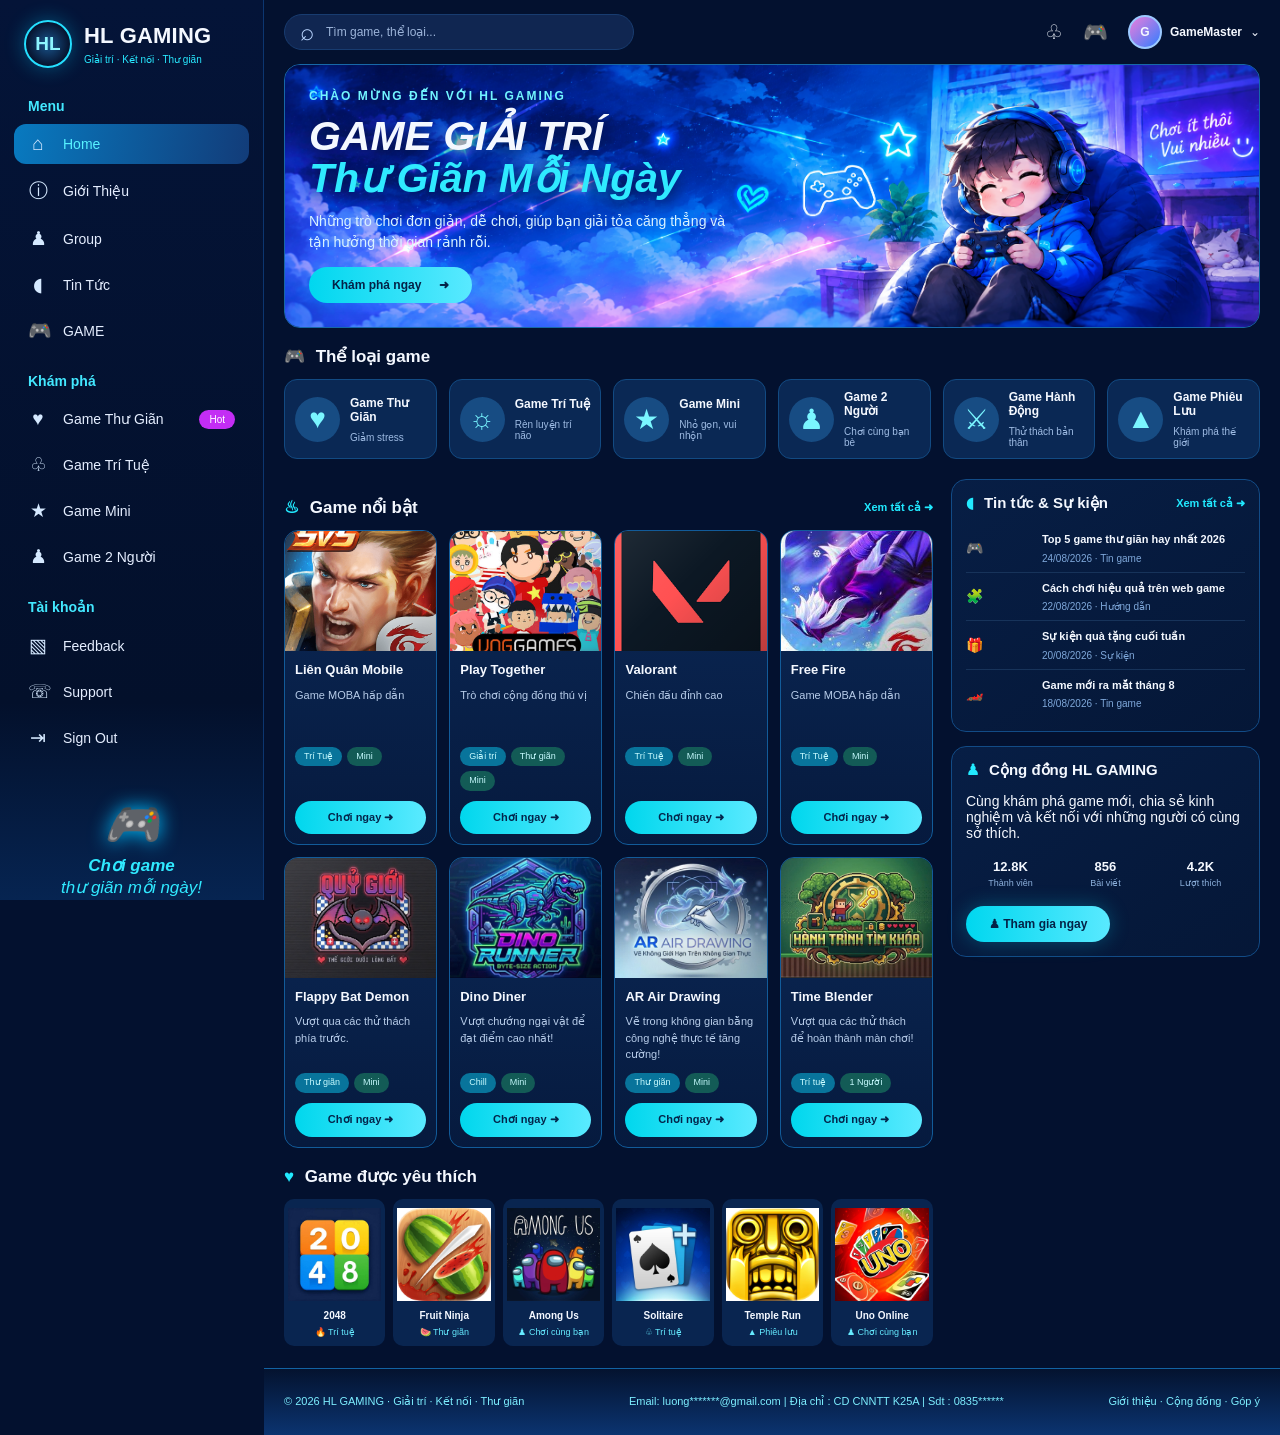
<file: index.html>
<!DOCTYPE html>
<html lang="vi">
<head>
    <meta charset="UTF-8">
    <meta name="viewport" content="width=device-width, initial-scale=1.0">
    <title>HL GAMING | Giải trí - Kết nối - Thư giãn</title>
    <link rel="stylesheet" href="bocucweb.css">
</head>
<body>
    <aside class="thanhben">
        <a class="thuonghieu" href="index.html">
            <span class="logothuonghieu">HL</span>
            <span>
                <b>HL GAMING</b>
                <small>Giải trí · Kết nối · Thư giãn</small>
            </span>
        </a>
        <div class="tieudemenu">Menu</div>
        <nav class="danhsachmenu">
            <a class="lienketmenu dangchon" href="index.html">
                <span>⌂</span> Home
            </a>
            <a class="lienketmenu" href="gioithieu.html">
                <span>ⓘ</span> Giới Thiệu
            </a>
            <a class="lienketmenu" href="group.html">
                <span>♟</span> Group
            </a>
            <a class="lienketmenu" href="tintuc.html">
                <span>◖</span> Tin Tức
            </a>
            <a class="lienketmenu" href="game.html">
                <span>🎮</span> GAME
            </a>
        </nav>
        <div class="tieudemenu">Khám phá</div>
        <nav class="danhsachmenu">
            <a class="lienketmenu" href="#game-noi-bat">
                <span>♥</span> Game Thư Giãn <em>Hot</em>
            </a>
            <a class="lienketmenu" href="#the-loai">
                <span>♧</span> Game Trí Tuệ
            </a>
            <a class="lienketmenu" href="#game-yeu-thich">
                <span>★</span> Game Mini
            </a>
            <a class="lienketmenu" href="#cong-dong">
                <span>♟</span> Game 2 Người
            </a>
        </nav>
        <div class="tieudemenu">Tài khoản</div>
        <nav class="danhsachmenu">
            <a class="lienketmenu" href="feedback.html">
                <span>▧</span> Feedback
            </a>
            <a class="lienketmenu" href="support.html">
                <span>☏</span> Support
            </a>
            <a class="lienketmenu" href="index.html">
                <span>⇥</span> Sign Out
            </a>
        </nav>
        <div class="khauhieuthanhben">
            <div class="bieutuongkhauhieu">🎮</div>
            <strong>Chơi game</strong>
            <span>thư giãn mỗi ngày!</span>
        </div>
    </aside>
    <main class="noidungchinh">
        <header class="thanhtren">
            <form class="hoptimkiem" action="game.html" method="get">
                <span>⌕</span>
                <input
                    type="search"
                    name="q"
                    placeholder="Tìm game, thể loại..."
                    aria-label="Tìm game">
            </form>
            <div class="thaotactren">
                <span title="Thông báo">♧</span>
                <span title="Game">🎮</span>
                <div class="hoso">
                    <span class="anhdaidien">G</span>
                    <b>GameMaster</b>
                    <span>⌄</span>
                </div>
            </div>
        </header>
        <section class="banner">
            <div class="banner-anhnen">
                <img
                    class="banner-anh"
                    src="./image/anhbia.png"
                    alt="Nhân vật game HL GAMING">
            </div>
            <div class="banner-copy">
                <p class="dongtieudephu">
                    CHÀO MỪNG ĐẾN VỚI HL GAMING
                </p>
                <h1>
                    GAME GIẢI TRÍ<br>
                    <span>Thư Giãn Mỗi Ngày</span>
                </h1>
                <p>
                    Những trò chơi đơn giản, dễ chơi, giúp bạn giải tỏa
                    căng thẳng và tận hưởng thời gian rảnh rỗi.
                </p>
                <a class="nutchinh" href="#game-noi-bat">
                    Khám phá ngay <span>➜</span>
                </a>
            </div>
            <div class="banner-art"></div>
        </section>
        <section class="khuvucnoidung" id="the-loai">
            <div class="tieudemuc">
                <h2><span>🎮</span> Thể loại game</h2>
            </div>
            <div class="luoitheloai">
                <a class="otheloai" href="#game-noi-bat">
                    <div class="bieutuongtheloai">♥</div>
                    <div>
                        <b>Game Thư Giãn</b>
                        <small>Giảm stress</small>
                    </div>
                </a>
                <a class="otheloai" href="#game-yeu-thich">
                    <div class="bieutuongtheloai">☼</div>
                    <div>
                        <b>Game Trí Tuệ</b>
                        <small>Rèn luyện trí não</small>
                    </div>
                </a>
                <a class="otheloai" href="#game-yeu-thich">
                    <div class="bieutuongtheloai">★</div>
                    <div>
                        <b>Game Mini</b>
                        <small>Nhỏ gọn, vui nhộn</small>
                    </div>
                </a>
                <a class="otheloai" href="#cong-dong">
                    <div class="bieutuongtheloai">♟</div>
                    <div>
                        <b>Game 2 Người</b>
                        <small>Chơi cùng bạn bè</small>
                    </div>
                </a>
                <a class="otheloai" href="game.html">
                    <div class="bieutuongtheloai">⚔</div>
                    <div>
                        <b>Game Hành Động</b>
                        <small>Thử thách bản thân</small>
                    </div>
                </a>
                <a class="otheloai" href="game.html">
                    <div class="bieutuongtheloai">▲</div>
                    <div>
                        <b>Game Phiêu Lưu</b>
                        <small>Khám phá thế giới</small>
                    </div>
                </a>
            </div>
        </section>
        <div class="cotnoidung">
            <div>
                <section class="khuvucnoidung" id="game-noi-bat">
                    <div class="tieudemuc">
                        <h2><span>♨</span> Game nổi bật</h2>
                        <a href="game.html">Xem tất cả ➜</a>
                    </div>
                    <div class="luoigame">
                      <article class="otgame">
                            <div class="anhbiagame">
                                <img
                                    src="./image/lienquan.png"
                                    alt="Ảnh bìa liên quân"
                                    loading="lazy">
                            </div>
                            <div class="thongtingame">
                                <h3>Liên Quân Mobile</h3>
                                <p>Game MOBA hấp dẫn</p>
                                <div class="nhanthegame">
                                    <span>Trí Tuệ</span>
                                    <span>Mini</span>
                                </div>
                                <a class="nutchoigame" href="game.html">
                                    Chơi ngay ➜
                                </a>
                            </div>
                        </article>
                        <article class="otgame">
                            <div class="anhbiagame">
                                <img
                                    src="./image/play together.jpg"
                                    alt="Ảnh bìa play together"
                                    loading="lazy">
                            </div>
                            <div class="thongtingame">
                                <h3>Play Together</h3>
                                <p>Trò chơi cộng đồng thú vị</p>
                                <div class="nhanthegame">
                                    <span>Giải trí</span>
                                    <span>Thư giãn</span>
                                    <span>Mini</span>
                                </div>
                                <a class="nutchoigame" href="game.html">
                                    Chơi ngay ➜
                                </a>
                            </div>
                        </article>
                        <article class="otgame">
                            <div class="anhbiagame">
                                <img
                                    src="./image/Valo.png"
                                    alt="Ảnh bìa Valorant"
                                    loading="lazy">
                            </div>
                            <div class="thongtingame">
                                <h3>Valorant</h3>
                                <p>Chiến đấu đỉnh cao</p>
                                <div class="nhanthegame">
                                    <span>Trí Tuệ</span>
                                    <span>Mini</span>
                                </div>
                                <a class="nutchoigame" href="game.html">
                                    Chơi ngay ➜
                                </a>
                            </div>
                        </article>
                        <article class="otgame">
                            <div class="anhbiagame">
                                <img
                                    src="./image/free fire.jpg"
                                    alt="Ảnh bìa Free Fire"
                                    loading="lazy">
                            </div>
                            <div class="thongtingame">
                                <h3>Free Fire</h3>
                                <p>Game MOBA hấp dẫn</p>
                                <div class="nhanthegame">
                                    <span>Trí Tuệ</span>
                                    <span>Mini</span>
                                </div>
                                <a class="nutchoigame" href="game.html">
                                    Chơi ngay ➜
                                </a>
                            </div>
                        </article>
                        <article class="otgame">
                            <div class="anhbiagame">
                                <img
                                    src="./image/quygioi.jpg"
                                    alt="Ảnh bìa Flappy Bat Demon"
                                    loading="lazy">
                            </div>
                            <div class="thongtingame">
                                <h3>Flappy Bat Demon</h3>
                                <p>Vượt qua các thử thách phía trước.</p>
                                <div class="nhanthegame">
                                    <span>Thư giãn</span>
                                    <span>Mini</span>
                                </div>
                                <a class="nutchoigame" href="game.html">
                                    Chơi ngay ➜
                                </a>
                            </div>
                        </article>
                        <article class="otgame">
                            <div class="anhbiagame">
                                <img
                                    src="./image/dino.jpg"
                                    alt="Ảnh bìa Dino Diner"
                                    loading="lazy">
                            </div>
                            <div class="thongtingame">
                                <h3>Dino Diner</h3>
                                <p>Vượt chướng ngại vật để đạt điểm cao nhất!</p>
                                <div class="nhanthegame">
                                    <span>Chill</span>
                                    <span>Mini</span>
                                </div>
                                <a class="nutchoigame" href="game.html">
                                    Chơi ngay ➜
                                </a>
                            </div>
                        </article>
                        <article class="otgame">
                            <div class="anhbiagame">
                                <img
                                    src="./image/AR.jpg"
                                    alt="Ảnh bìa AR Air Drawing"
                                    loading="lazy">
                            </div>
                            <div class="thongtingame">
                                <h3>AR Air Drawing</h3>
                                <p>Vẽ trong không gian bằng công nghệ thực tế tăng cường!</p>
                                <div class="nhanthegame">
                                    <span>Thư giãn</span>
                                    <span>Mini</span>
                                </div>
                                <a class="nutchoigame" href="game.html">
                                    Chơi ngay ➜
                                </a>
                            </div>
                        </article>
                        <article class="otgame">
                            <div class="anhbiagame">
                                <img
                                    src="./image/hanhtrinhtimkhoa.jpg"
                                    alt="Ảnh bìa Time Blender"
                                    loading="lazy">
                            </div>
                            <div class="thongtingame">
                                <h3>Time Blender</h3>
                                <p>Vượt qua các thử thách để hoàn thành màn chơi!</p>
                                <div class="nhanthegame">
                                    <span>Trí tuệ</span>
                                    <span>1 Người</span>
                                </div>
                                <a class="nutchoigame" href="game.html">
                                    Chơi ngay ➜
                                </a>
                            </div>
                        </article>
                    </div>
                </section>
                <section class="khuvucnoidung" id="game-yeu-thich">
                    <div class="tieudemuc">
                        <h2><span>♥</span> Game được yêu thích</h2>
                    </div>
                    <div class="luoigameyeuthich">
                      <a class="ogameyeuthich" href="game.html">
                        <div class="anhgameyeuthich">
                         <img src="./image/2048.jpg" alt="Ảnh game 2048" loading="lazy">
                        </div>
                        <b>2048</b>
                        <small>🔥 Trí tuệ</small>
                      </a>
                      <a class="ogameyeuthich" href="game.html">
                        <div class="anhgameyeuthich">
                          <img src="./image/fruit ninja.jpg" alt="Ảnh game Fruit Ninja" loading="lazy">
                        </div>
                        <b>Fruit Ninja</b>
                        <small>🍉 Thư giãn</small>
                      </a>
                      <a class="ogameyeuthich" href="game.html">
                        <div class="anhgameyeuthich">
                          <img src="./image/among us.jpg" alt="Ảnh game Among Us" loading="lazy">
                        </div>
                        <b>Among Us</b>
                        <small>♟ Chơi cùng bạn</small>
                      </a>
                      <a class="ogameyeuthich" href="game.html">
                        <div class="anhgameyeuthich">
                          <img src="./image/solitaire.jpg" alt="Ảnh game Solitaire" loading="lazy">
                        </div>
                        <b>Solitaire</b>
                        <small>♧ Trí tuệ</small>
                      </a>
                      <a class="ogameyeuthich" href="game.html">
                        <div class="anhgameyeuthich">
                          <img src="./image/temple run.jpg" alt="Ảnh game Temple Run" loading="lazy">
                        </div>
                        <b>Temple Run</b>
                        <small>▲ Phiêu lưu</small>
                      </a>
                      <a class="ogameyeuthich" href="game.html">
                        <div class="anhgameyeuthich">
                          <img src="./image/uno online.jpg" alt="Ảnh game Uno Online" loading="lazy">
                        </div>
                        <b>Uno Online</b>
                        <small>♟ Chơi cùng bạn</small>
                      </a>
                    </div>    
                  </div>
                </section>
            <aside>
                <section class="khungthongtin">
                    <div class="tieudemuc">
                        <h2><span>◖</span> Tin tức &amp; Sự kiện</h2>
                        <a href="tintuc.html">Xem tất cả ➜</a>
                    </div>
                    <a class="tintucitem" href="tintuc.html">
                        <span>🎮</span>
                        <div>
                            <b>Top 5 game thư giãn hay nhất 2026</b>
                            <small>24/08/2026 · Tin game</small>
                        </div>
                    </a>
                    <a class="tintucitem" href="tintuc.html">
                        <span>🧩</span>
                        <div>
                            <b>Cách chơi hiệu quả trên web game</b>
                            <small>22/08/2026 · Hướng dẫn</small>
                        </div>
                    </a>
                    <a class="tintucitem" href="tintuc.html">
                        <span>🎁</span>
                        <div>
                            <b>Sự kiện quà tặng cuối tuần</b>
                            <small>20/08/2026 · Sự kiện</small>
                        </div>
                    </a>
                    <a class="tintucitem" href="tintuc.html">
                        <span>🏎️</span>
                        <div>
                            <b>Game mới ra mắt tháng 8</b>
                            <small>18/08/2026 · Tin game</small>
                        </div>
                    </a>
                </section>
                <section class="khungthongtin" id="cong-dong">
                    <div class="tieudemuc">
                        <h2><span>♟</span> Cộng đồng HL GAMING</h2>
                    </div>
                    <p>
                        Cùng khám phá game mới, chia sẻ kinh nghiệm
                        và kết nối với những người có cùng sở thích.
                    </p>
                    <div class="thongkecdong">
                        <div>
                            <b>12.8K</b>
                            <small>Thành viên</small>
                        </div>
                        <div>
                            <b>856</b>
                            <small>Bài viết</small>
                        </div>
                        <div>
                            <b>4.2K</b>
                            <small>Lượt thích</small>
                        </div>
                    </div>
                    <a class="nutchinh" href="group.html">
                        ♟ Tham gia ngay
                    </a>
                </section>
            </aside>
        </div>
        <footer class="chantrang">
            <span>
                © 2026 HL GAMING · Giải trí · Kết nối · Thư giãn
            </span>
            <span>
                Email: luong*******@gmail.com
                |
                Địa chỉ : CD CNNTT K25A
                |
                Sdt : 0835******
            </span>
            <span>
                <a href="gioithieu.html">Giới thiệu</a> ·
                <a href="group.html">Cộng đồng</a> ·
                <a href="feedback.html">Góp ý</a>
            </span>
        </footer>
    </main>
</body>
</html>
</file>
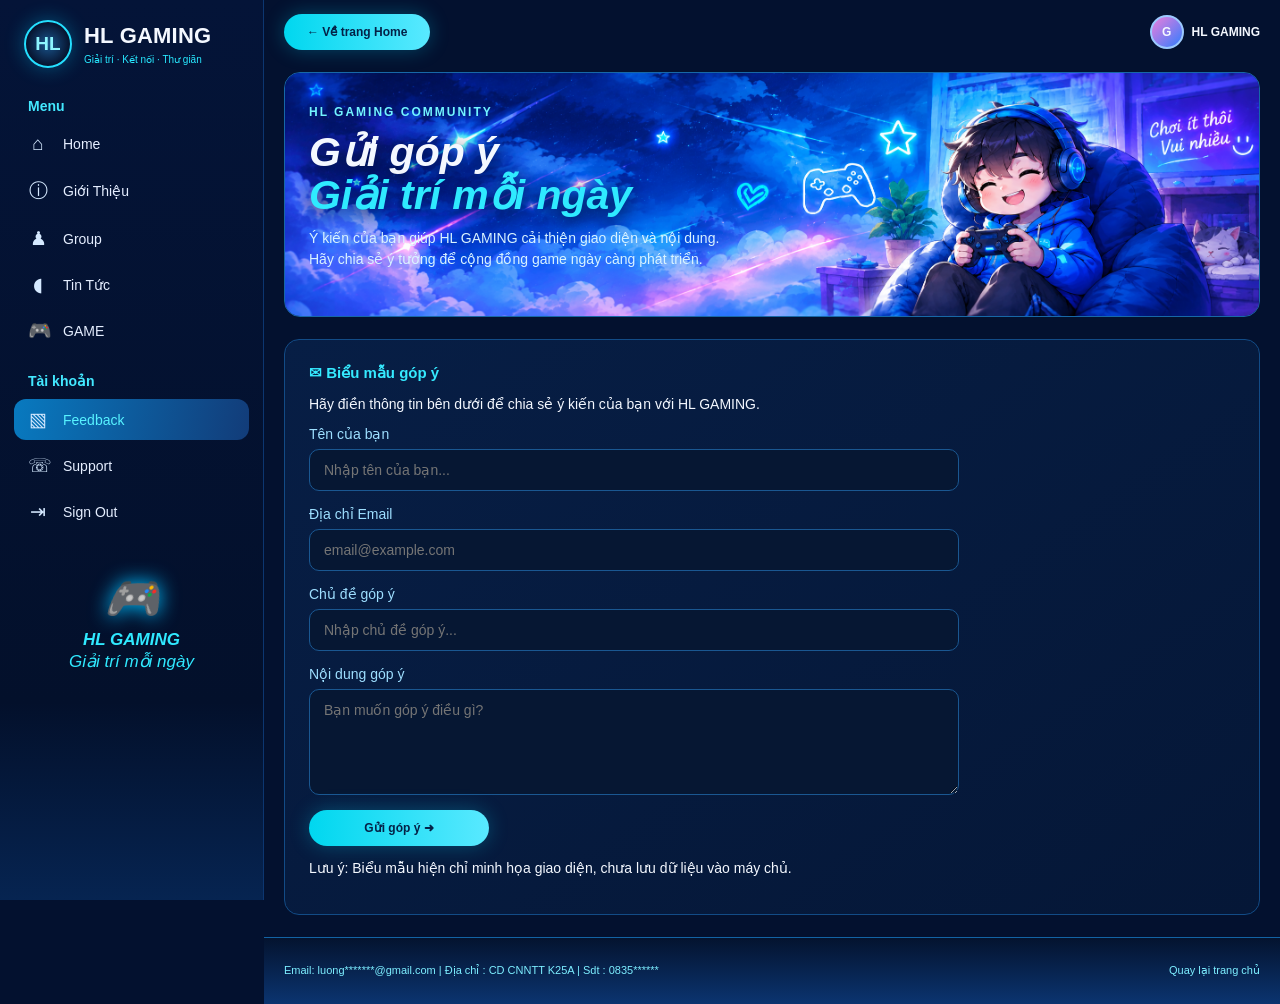
<file: feedback.html>
<!DOCTYPE html>
<html lang="vi">
<head>
    <meta charset="UTF-8">
    <meta name="viewport" content="width=device-width, initial-scale=1.0">
    <title>Gửi góp ý | HL GAMING</title>
    <link rel="stylesheet" href="bocucweb.css">
</head>
<body>
    <aside class="thanhben">
        <a class="thuonghieu" href="index.html">
            <span class="logothuonghieu">HL</span>
            <span>
                <b>HL GAMING</b>
                <small>Giải trí · Kết nối · Thư giãn</small>
            </span>
        </a>
        <div class="tieudemenu">Menu</div>
        <nav class="danhsachmenu">
            <a class="lienketmenu" href="index.html">
                <span>⌂</span> Home
            </a>
            <a class="lienketmenu" href="gioithieu.html">
                <span>ⓘ</span> Giới Thiệu
            </a>
            <a class="lienketmenu" href="group.html">
                <span>♟</span> Group
            </a>
            <a class="lienketmenu" href="tintuc.html">
                <span>◖</span> Tin Tức
            </a>
            <a class="lienketmenu" href="game.html">
                <span>🎮</span> GAME
            </a>
        </nav>
        <div class="tieudemenu">Tài khoản</div>
        <nav class="danhsachmenu">
            <a class="lienketmenu dangchon" href="feedback.html">
                <span>▧</span> Feedback
            </a>
            <a class="lienketmenu" href="support.html">
                <span>☏</span> Support
            </a>
            <a class="lienketmenu" href="index.html">
                <span>⇥</span> Sign Out
            </a>
        </nav>
        <div class="khauhieuthanhben">
            <span class="bieutuongkhauhieu">🎮</span>
            <strong>HL GAMING</strong>
            <span>Giải trí mỗi ngày</span>
        </div>
    </aside>
    <main class="noidungchinh">
        <header class="thanhtren">
            <a class="nutchinh" href="index.html">
                ← Về trang Home
            </a>
            <div class="hoso">
                <span class="anhdaidien">G</span>
                <b>HL GAMING</b>
            </div>
        </header>
        <section class="banner bannerphu">
            <div class="banner-art banner-anhnen">
                <img
                    class="banner-anh"
                    src="./image/anhbia.png"
                    alt="Ảnh bìa HL GAMING">
            </div>
            <div class="banner-copy">
                <p class="dongtieudephu">
                    HL GAMING COMMUNITY
                </p>
                <h1>
                    Gửi góp ý
                    <br>
                    <span>Giải trí mỗi ngày</span>
                </h1>
                <p>
                    Ý kiến của bạn giúp HL GAMING cải thiện
                    giao diện và nội dung. Hãy chia sẻ ý tưởng
                    để cộng đồng game ngày càng phát triển.
                </p>
            </div>
        </section>
        <section class="khungthongtin khungtrangphu">
            <div class="tieudemuc">
                <h2>✉ Biểu mẫu góp ý</h2>
            </div>
            <p>
                Hãy điền thông tin bên dưới để chia sẻ
                ý kiến của bạn với HL GAMING.
            </p>
            <form
                class="formphanhoi"
                onsubmit="event.preventDefault(); alert('Đây là biểu mẫu demo. Bạn cần kết nối máy chủ hoặc dịch vụ biểu mẫu để lưu góp ý.');">
                <label for="hoten">
                    Tên của bạn
                    <input
                        type="text"
                        id="hoten"
                        name="hoten"
                        placeholder="Nhập tên của bạn..."
                        required>
                </label>
                <label for="email">
                    Địa chỉ Email
                    <input
                        type="email"
                        id="email"
                        name="email"
                        placeholder="email@example.com">
                </label>
                <label for="chude">
                    Chủ đề góp ý
                    <input
                        type="text"
                        id="chude"
                        name="chude"
                        placeholder="Nhập chủ đề góp ý...">
                </label>
                <label for="noidung">
                    Nội dung góp ý
                    <textarea
                        id="noidung"
                        name="noidung"
                        rows="5"
                        placeholder="Bạn muốn góp ý điều gì?"
                        required></textarea>
                </label>
                <button class="nutchinh" type="submit">
                    Gửi góp ý ➜
                </button>
            </form>
            <p class="ghichuform">
                Lưu ý: Biểu mẫu hiện chỉ minh họa giao diện,
                chưa lưu dữ liệu vào máy chủ.
            </p>
        </section>
        <footer class="chantrang">
            <span>
                Email: luong*******@gmail.com
                |
                Địa chỉ : CD CNNTT K25A
                |
                Sdt : 0835******
            </span>
            <span>
                <a href="index.html">Quay lại trang chủ</a>
            </span>
        </footer>
    </main>
</body>
</html>
</file>
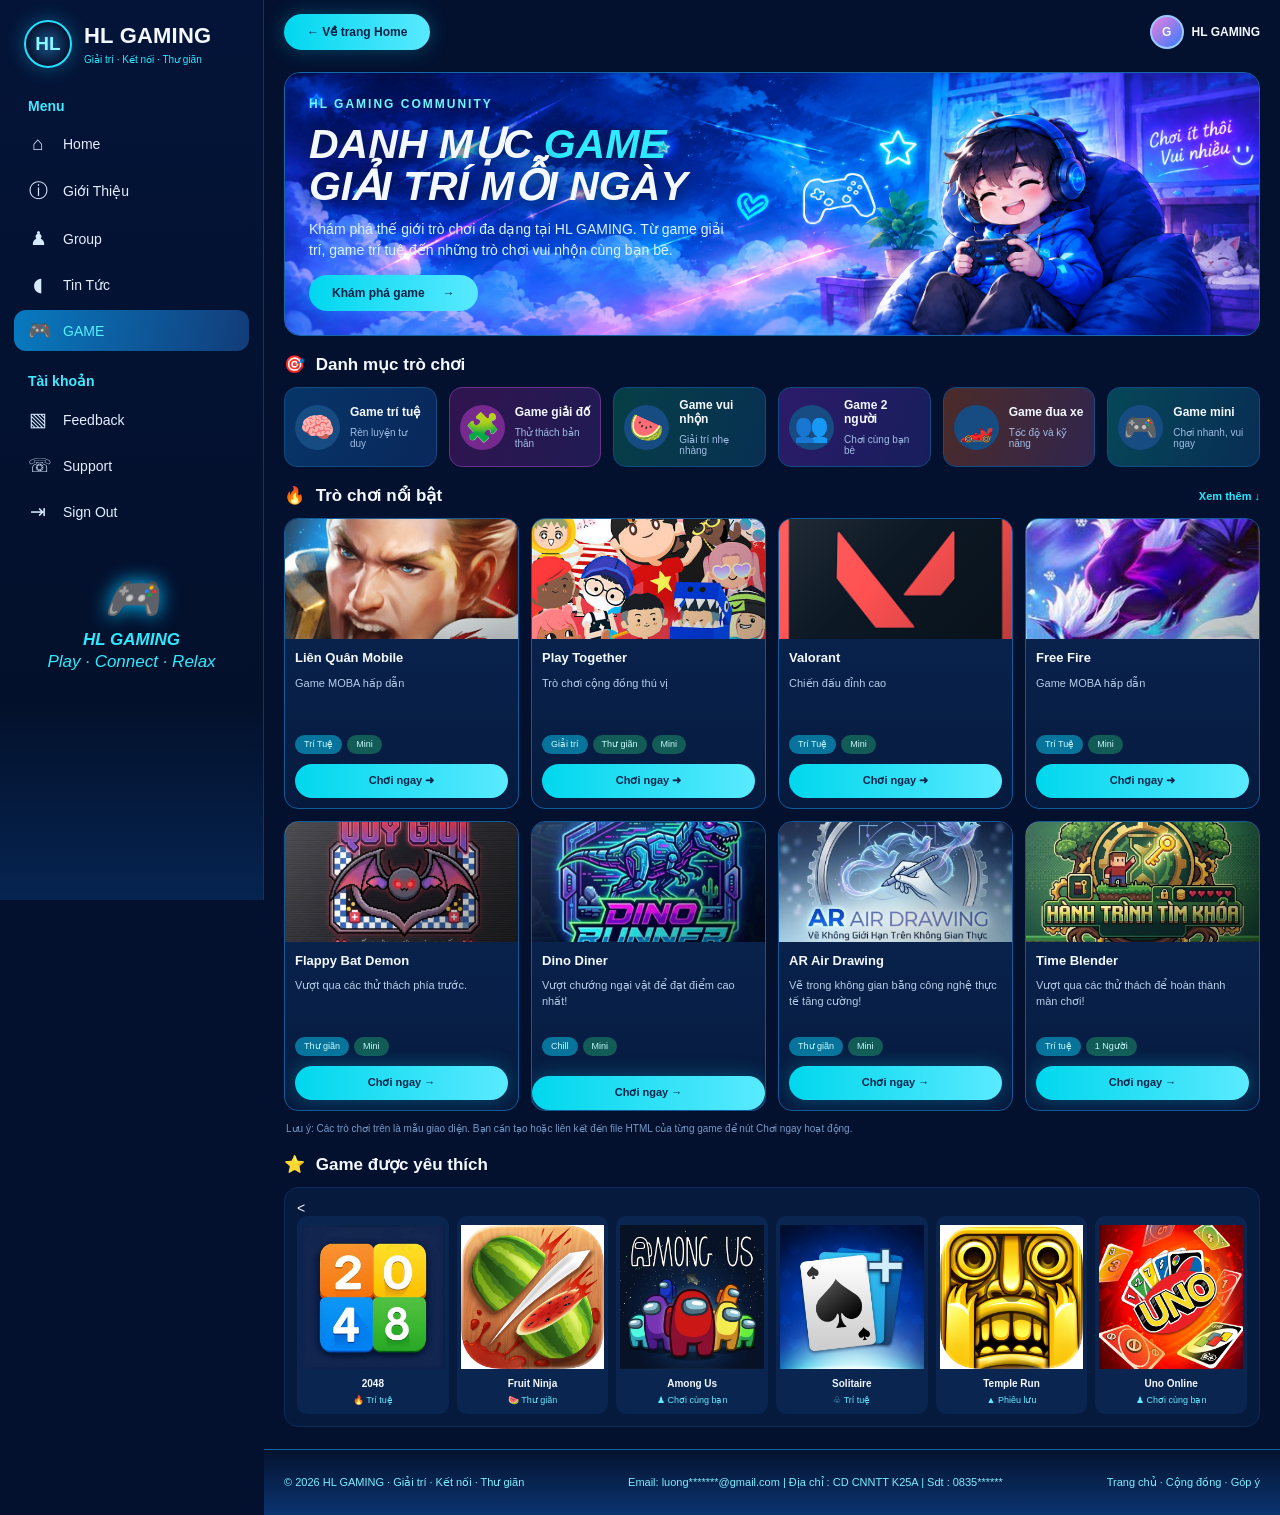
<file: game.html>
<!DOCTYPE html>
<html lang="vi">
<head>
    <meta charset="UTF-8">
    <meta name="viewport" content="width=device-width, initial-scale=1.0">
    <title>Danh mục GAME | HL GAMING</title>
    <link rel="stylesheet" href="bocucweb.css">
</head>
<body>
    <aside class="thanhben">
        <a class="thuonghieu" href="index.html">
            <span class="logothuonghieu">HL</span>
            <span>
                <b>HL GAMING</b>
                <small>Giải trí · Kết nối · Thư giãn</small>
            </span>
        </a>
        <div class="tieudemenu">Menu</div>
        <nav class="danhsachmenu">
            <a class="lienketmenu" href="index.html">
                <span>⌂</span> Home
            </a>
            <a class="lienketmenu" href="gioithieu.html">
                <span>ⓘ</span> Giới Thiệu
            </a>
            <a class="lienketmenu" href="group.html">
                <span>♟</span> Group
            </a>
            <a class="lienketmenu" href="tintuc.html">
                <span>◖</span> Tin Tức
            </a>
            <a class="lienketmenu dangchon" href="game.html">
                <span>🎮</span> GAME
            </a>
        </nav>
        <div class="tieudemenu">Tài khoản</div>
        <nav class="danhsachmenu">
            <a class="lienketmenu" href="feedback.html">
                <span>▧</span> Feedback
            </a>
            <a class="lienketmenu" href="support.html">
                <span>☏</span> Support
            </a>
            <a class="lienketmenu" href="index.html">
                <span>⇥</span> Sign Out
            </a>
        </nav>
        <div class="khauhieuthanhben">
            <div class="bieutuongkhauhieu">🎮</div>
            <strong>HL GAMING</strong>
            <span>Play · Connect · Relax</span>
        </div>
    </aside>
    <main class="noidungchinh">

        <header class="thanhtren">
            <a class="nutchinh" href="index.html">
                ← Về trang Home
            </a>
            <div class="thaotactren">
                <div class="hoso">
                    <span class="anhdaidien">G</span>
                    <b>HL GAMING</b>
                </div>
            </div>
        </header>
        <section class="banner bannerphu">
            <div class="banner-anhnen">
                <img
                    class="banner-anh"
                    src="./image/anhbia.png"
                    alt="Ảnh bìa nhân vật game HL GAMING"
                >
            </div>
            <div class="banner-copy">
                <p class="dongtieudephu">
                    HL GAMING COMMUNITY
                </p>
                <h1>
                    DANH MỤC <span>GAME</span><br>
                    GIẢI TRÍ MỖI NGÀY
                </h1>
                <p>
                    Khám phá thế giới trò chơi đa dạng tại HL GAMING.
                    Từ game giải trí, game trí tuệ đến những trò chơi
                    vui nhộn cùng bạn bè.
                </p>
                <a class="nutchinh" href="#danhsachgame">
                    Khám phá game <span>→</span>
                </a>
            </div>
        </section>
        <section class="khuvucnoidung">
            <div class="tieudemuc">
                <h2>
                    <span>🎯</span>
                    Danh mục trò chơi
                </h2>
            </div>
            <div class="luoitheloai">
                <a class="otheloai maulam" href="#danhsachgame">
                    <span class="bieutuongtheloai">🧠</span>
                    <div>
                        <b>Game trí tuệ</b>
                        <small>Rèn luyện tư duy</small>
                    </div>
                </a>
                <a class="otheloai mautim" href="#danhsachgame">
                    <span class="bieutuongtheloai">🧩</span>
                    <div>
                        <b>Game giải đố</b>
                        <small>Thử thách bản thân</small>
                    </div>
                </a>
                <a class="otheloai mauxanhla" href="#danhsachgame">
                    <span class="bieutuongtheloai">🍉</span>
                    <div>
                        <b>Game vui nhộn</b>
                        <small>Giải trí nhẹ nhàng</small>
                    </div>
                </a>
                <a class="otheloai mautimia" href="#danhsachgame">
                    <span class="bieutuongtheloai">👥</span>
                    <div>
                        <b>Game 2 người</b>
                        <small>Chơi cùng bạn bè</small>
                    </div>
                </a>
                <a class="otheloai maucam" href="#danhsachgame">
                    <span class="bieutuongtheloai">🏎️</span>
                    <div>
                        <b>Game đua xe</b>
                        <small>Tốc độ và kỹ năng</small>
                    </div>
                </a>
                <a class="otheloai mauxanhngoc" href="#danhsachgame">
                    <span class="bieutuongtheloai">🎮</span>
                    <div>
                        <b>Game mini</b>
                        <small>Chơi nhanh, vui ngay</small>
                    </div>
                </a>
            </div>
        </section>
        <section class="khuvucnoidung" id="danhsachgame">
            <div class="tieudemuc">
                <h2>
                    <span>🔥</span>
                    Trò chơi nổi bật
                </h2>
                <a href="#gameyeuthich">Xem thêm ↓</a>
            </div>
            <div class="luoigame">
                <article class="otgame">
                            <div class="anhbiagame">
                                <img
                                    src="./image/lienquan.png"
                                    alt="Ảnh bìa liên quân"
                                    loading="lazy">
                            </div>
                            <div class="thongtingame">
                                <h3>Liên Quân Mobile</h3>
                                <p>Game MOBA hấp dẫn</p>
                                <div class="nhanthegame">
                                    <span>Trí Tuệ</span>
                                    <span>Mini</span>
                                </div>
                                <a class="nutchoigame" href="game.html">
                                    Chơi ngay ➜
                                </a>
                            </div>
                        </article>
                        <article class="otgame">
                            <div class="anhbiagame">
                                <img
                                    src="./image/play together.jpg"
                                    alt="Ảnh bìa play together"
                                    loading="lazy">
                            </div>
                            <div class="thongtingame">
                                <h3>Play Together</h3>
                                <p>Trò chơi cộng đồng thú vị</p>
                                <div class="nhanthegame">
                                    <span>Giải trí</span>
                                    <span>Thư giãn</span>
                                    <span>Mini</span>
                                </div>
                                <a class="nutchoigame" href="game.html">
                                    Chơi ngay ➜
                                </a>
                            </div>
                        </article>
                        <article class="otgame">
                            <div class="anhbiagame">
                                <img
                                    src="./image/Valo.png"
                                    alt="Ảnh bìa Valorant"
                                    loading="lazy">
                            </div>
                            <div class="thongtingame">
                                <h3>Valorant</h3>
                                <p>Chiến đấu đỉnh cao</p>
                                <div class="nhanthegame">
                                    <span>Trí Tuệ</span>
                                    <span>Mini</span>
                                </div>
                                <a class="nutchoigame" href="game.html">
                                    Chơi ngay ➜
                                </a>
                            </div>
                        </article>
                        <article class="otgame">
                            <div class="anhbiagame">
                                <img
                                    src="./image/free fire.jpg"
                                    alt="Ảnh bìa Free Fire"
                                    loading="lazy">
                            </div>
                            <div class="thongtingame">
                                <h3>Free Fire</h3>
                                <p>Game MOBA hấp dẫn</p>
                                <div class="nhanthegame">
                                    <span>Trí Tuệ</span>
                                    <span>Mini</span>
                                </div>
                                <a class="nutchoigame" href="game.html">
                                    Chơi ngay ➜
                                </a>
                            </div>
                        </article>
                <article class="otgame">
                    <div class="anhbiagame biannau">
                         <div class="anhbiagame">
                            <img src="./image/quygioi.jpg" alt="Ảnh bìa Flappy Bat Demon ">
                        </div>
                    </div>
                    <div class="thongtingame">
                                <h3>Flappy Bat Demon</h3>
                                <p>Vượt qua các thử thách phía trước.</p>
                                <div class="nhanthegame">
                                    <span>Thư giãn</span>
                                    <span>Mini</span>
                                </div>
                        <a class="nutchinh nutchoigame"
                           href="flappy-bat-demon.html">
                            Chơi ngay →
                        </a>
                    </div>
                </article>
                <article class="otgame">
                    <div class="anhbiagame biaghep">
                        <div class="anhbiagame">
                            <img src="./image/dino.jpg" alt="Ảnh bìa Dino Diner ">
                        </div>
                    </div>
                    <div class="thongtingame">
                                <h3>Dino Diner</h3>
                                <p>Vượt chướng ngại vật để đạt điểm cao nhất!</p>
                                <div class="nhanthegame">
                                    <span>Chill</span>
                                    <span>Mini</span>
                                </div>
                            </div>
                        <a class="nutchinh nutchoigame"
                           href="dino-diner.html">
                            Chơi ngay →
                        </a>
                </article>
                <article class="otgame">
                    <div class="anhbiagame">
                            <img src="./image/AR.jpg" alt="Ảnh bìa AR Air Drawing ">
                        </div>
                     <div class="thongtingame">
                                <h3>AR Air Drawing</h3>
                                <p>Vẽ trong không gian bằng công nghệ thực tế tăng cường!</p>
                                <div class="nhanthegame">
                                    <span>Thư giãn</span>
                                    <span>Mini</span>
                                </div>
                        <a class="nutchinh nutchoigame"
                           href="fruit-game.html">
                            Chơi ngay →
                        </a>
                    </div>
                </article>
                <article class="otgame">

                    <div class="anhbiagame biaduaxe">
                        <div class="anhbiagame">
                            <img src="./image/hanhtrinhtimkhoa.jpg" alt="Ảnh bìa Time Blender ">
                        </div>
                    </div>
                    <div class="thongtingame">
                                <h3>Time Blender</h3>
                                <p>Vượt qua các thử thách để hoàn thành màn chơi!</p>
                                <div class="nhanthegame">
                                    <span>Trí tuệ</span>
                                    <span>1 Người</span>
                                </div>
                        <a class="nutchinh nutchoigame"
                           href="racing.html">
                            Chơi ngay →
                        </a>
                    </div>
                </article>
            </div>
            <p class="ghichuthunghiem">
                Lưu ý: Các trò chơi trên là mẫu giao diện.
                Bạn cần tạo hoặc liên kết đến file HTML của từng game
                để nút Chơi ngay hoạt động.
            </p>
        </section>
        <section class="khuvucnoidung" id="gameyeuthich">
            <div class="tieudemuc">
                <h2>
                    <span>⭐</span>
                    Game được yêu thích
                </h2>
            </div>
            <div class="gameyeuthich">
                <<div class="luoigameyeuthich">
                      <a class="ogameyeuthich" href="game.html">
                        <div class="anhgameyeuthich">
                         <img src="./image/2048.jpg" alt="Ảnh game 2048" loading="lazy">
                        </div>
                        <b>2048</b>
                        <small>🔥 Trí tuệ</small>
                      </a>
                      <a class="ogameyeuthich" href="game.html">
                        <div class="anhgameyeuthich">
                          <img src="./image/fruit ninja.jpg" alt="Ảnh game Fruit Ninja" loading="lazy">
                        </div>
                        <b>Fruit Ninja</b>
                        <small>🍉 Thư giãn</small>
                      </a>
                      <a class="ogameyeuthich" href="game.html">
                        <div class="anhgameyeuthich">
                          <img src="./image/among us.jpg" alt="Ảnh game Among Us" loading="lazy">
                        </div>
                        <b>Among Us</b>
                        <small>♟ Chơi cùng bạn</small>
                      </a>
                      <a class="ogameyeuthich" href="game.html">
                        <div class="anhgameyeuthich">
                          <img src="./image/solitaire.jpg" alt="Ảnh game Solitaire" loading="lazy">
                        </div>
                        <b>Solitaire</b>
                        <small>♧ Trí tuệ</small>
                      </a>
                      <a class="ogameyeuthich" href="game.html">
                        <div class="anhgameyeuthich">
                          <img src="./image/temple run.jpg" alt="Ảnh game Temple Run" loading="lazy">
                        </div>
                        <b>Temple Run</b>
                        <small>▲ Phiêu lưu</small>
                      </a>
                      <a class="ogameyeuthich" href="game.html">
                        <div class="anhgameyeuthich">
                          <img src="./image/uno online.jpg" alt="Ảnh game Uno Online" loading="lazy">
                        </div>
                        <b>Uno Online</b>
                        <small>♟ Chơi cùng bạn</small>
                      </a>
                    </div>    
                  </div>
            </div>
        </section>
        <footer class="chantrang">
            <span>
                © 2026 HL GAMING · Giải trí · Kết nối · Thư giãn
            </span>
            <span>
                Email: luong*******@gmail.com
                |
                Địa chỉ : CD CNNTT K25A
                |
                Sdt : 0835******
            </span>
            <span>
                <a href="index.html">Trang chủ</a>
                ·
                <a href="group.html">Cộng đồng</a>
                ·
                <a href="feedback.html">Góp ý</a>
            </span>
        </footer>
    </main>
</body>
</html>
</file>
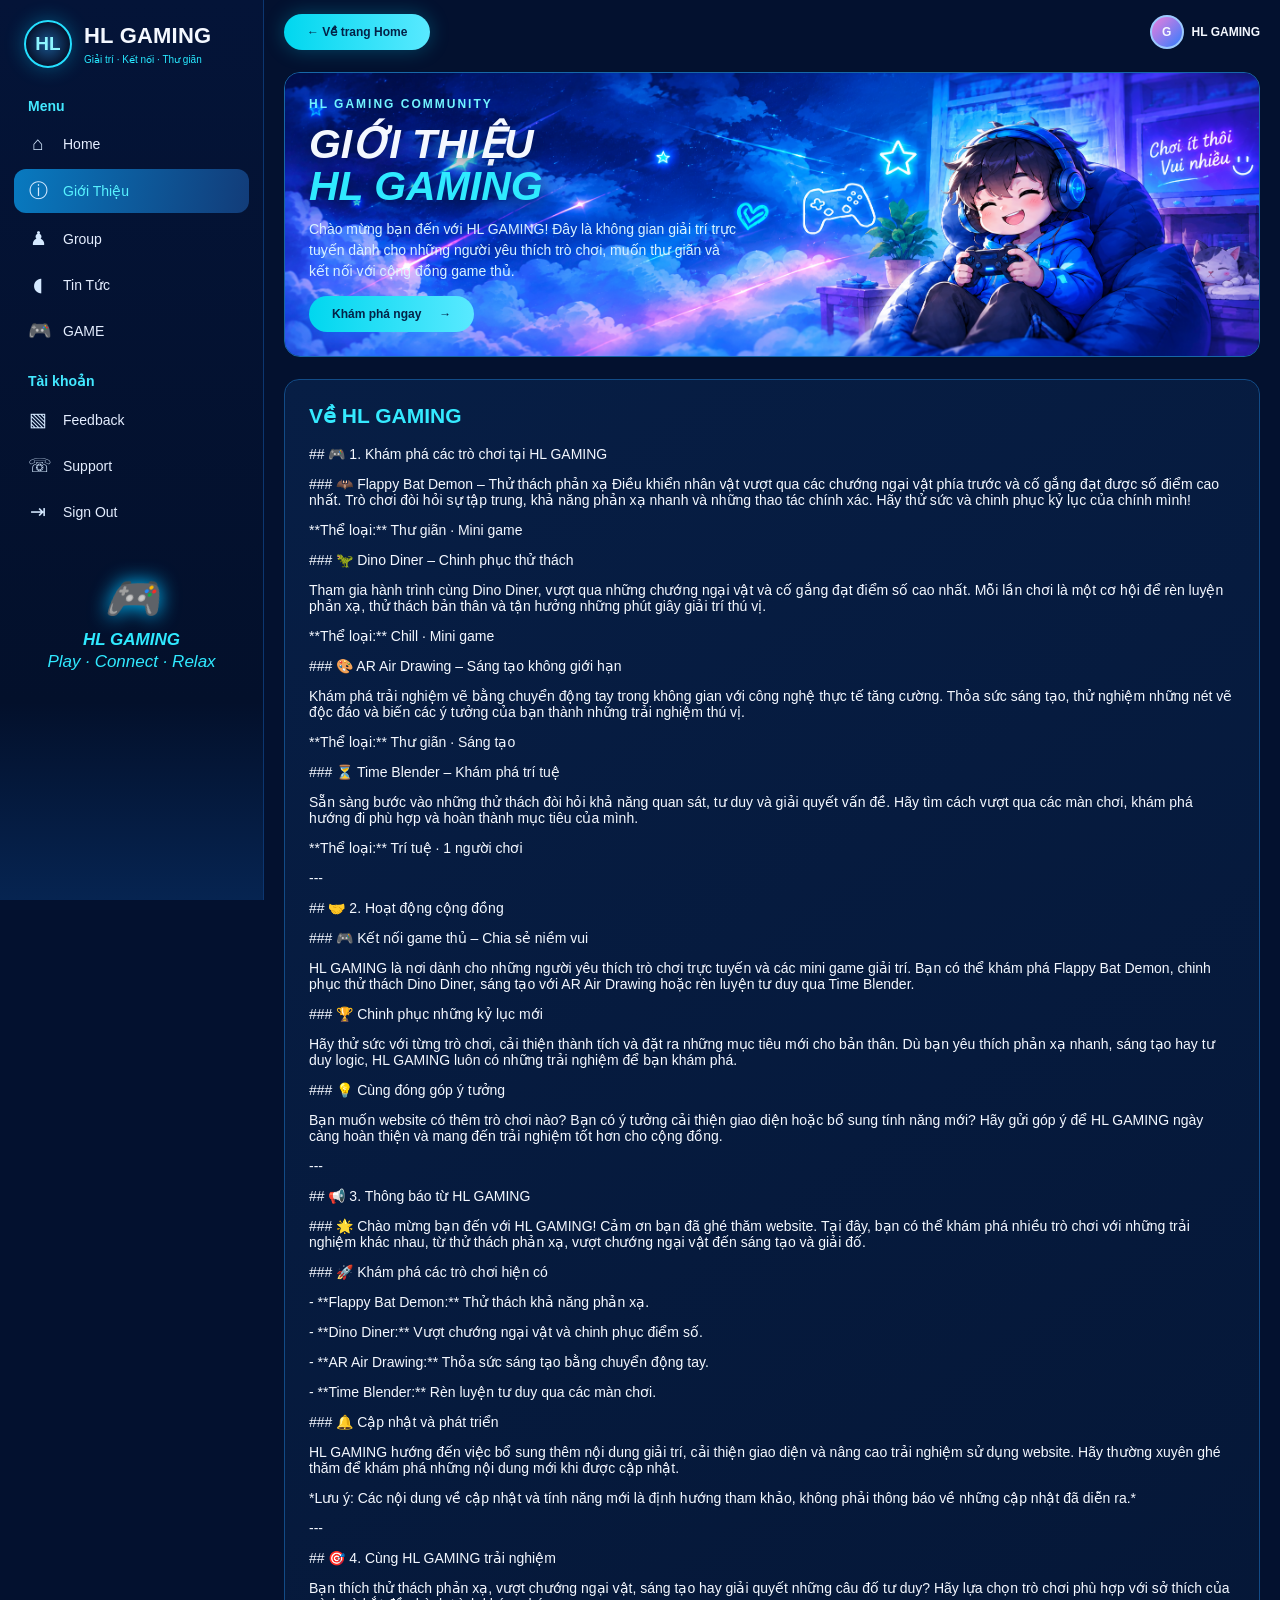
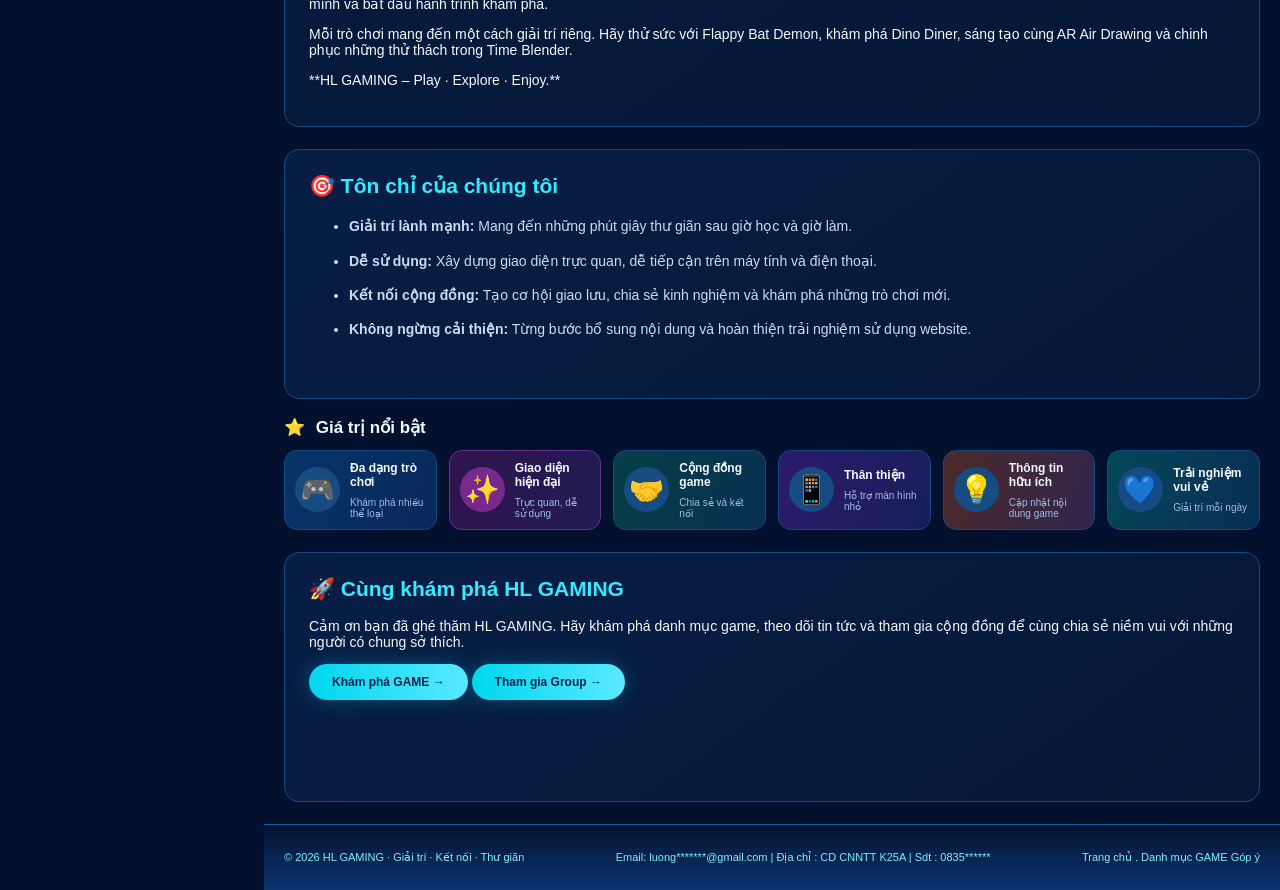
<file: gioithieu.html>
<!DOCTYPE html>
<html lang="vi">
<head>
    <meta charset="UTF-8">
    <meta name="viewport" content="width=device-width, initial-scale=1.0">
    <title>Giới thiệu HL GAMING | HL GAMING</title>
    <link rel="stylesheet" href="bocucweb.css">
</head>
<body>
    <aside class="thanhben">
        <a class="thuonghieu" href="index.html">
            <span class="logothuonghieu">HL</span>
            <span>
                <b>HL GAMING</b>
                <small>Giải trí · Kết nối · Thư giãn</small>
            </span>
        </a>
        <div class="tieudemenu">Menu</div>
        <nav class="danhsachmenu">
            <a class="lienketmenu" href="index.html">
                <span>⌂</span> Home
            </a>
            <a class="lienketmenu dangchon" href="gioithieu.html">
                <span>ⓘ</span> Giới Thiệu
            </a>
            <a class="lienketmenu" href="group.html">
                <span>♟</span> Group
            </a>
            <a class="lienketmenu" href="tintuc.html">
                <span>◖</span> Tin Tức
            </a>
            <a class="lienketmenu" href="game.html">
                <span>🎮</span> GAME
            </a>
        </nav>
        <div class="tieudemenu">Tài khoản</div>
        <nav class="danhsachmenu">
            <a class="lienketmenu" href="feedback.html">
                <span>▧</span> Feedback
            </a>
            <a class="lienketmenu" href="support.html">
                <span>☏</span> Support
            </a>
            <a class="lienketmenu" href="index.html">
                <span>⇥</span> Sign Out
            </a>
        </nav>
        <div class="khauhieuthanhben">
            <div class="bieutuongkhauhieu">🎮</div>
            <strong>HL GAMING</strong>
            <span>Play · Connect · Relax</span>
        </div>
    </aside>
    <main class="noidungchinh">
        <header class="thanhtren">
            <a class="nutchinh" href="index.html">
                ← Về trang Home
            </a>
            <div class="thaotactren">
                <div class="hoso">
                    <span class="anhdaidien">G</span>
                    <b>HL GAMING</b>
                </div>
            </div>
        </header>
        <section class="banner bannerphu">
            <div class="banner-anhnen">
                <img
                    class="banner-anh"
                    src="./image/anhbia.png"
                    alt="Nhân vật game HL GAMING"
                >
            </div>
            <div class="banner-copy">
                <p class="dongtieudephu">
                    HL GAMING COMMUNITY
                </p>
                <h1>
                    GIỚI THIỆU<br>
                    <span>HL GAMING</span>
                </h1>
                <p>
                    Chào mừng bạn đến với HL GAMING!
                    Đây là không gian giải trí trực tuyến dành cho
                    những người yêu thích trò chơi, muốn thư giãn
                    và kết nối với cộng đồng game thủ.
                </p>
                <a class="nutchinh" href="#gioithieu">
                    Khám phá ngay <span>→</span>
                </a>
            </div>
        </section>
        <section class="khungthongtin khungtrangphu" id="gioithieu">
            <h2>Về HL GAMING</h2>
            <p>
               ## 🎮 1. Khám phá các trò chơi tại HL GAMING
                </p>
                <p>
                ### 🦇 Flappy Bat Demon – Thử thách phản xạ
                Điều khiển nhân vật vượt qua các chướng ngại vật phía trước và cố gắng đạt được số điểm cao nhất. Trò chơi đòi hỏi sự tập trung, khả năng phản xạ nhanh và những thao tác chính xác. Hãy thử sức và chinh phục kỷ lục của chính mình!
                <p>**Thể loại:** Thư giãn · Mini game</p>
                </p>
                <p>
                ### 🦖 Dino Diner – Chinh phục thử thách
                </p>
                <p>
                Tham gia hành trình cùng Dino Diner, vượt qua những chướng ngại vật và cố gắng đạt điểm số cao nhất. Mỗi lần chơi là một cơ hội để rèn luyện phản xạ, thử thách bản thân và tận hưởng những phút giây giải trí thú vị.
                <p>**Thể loại:** Chill · Mini game</p>
                </p>
                <p>
                ### 🎨 AR Air Drawing – Sáng tạo không giới hạn
                </p>
                <p>
                Khám phá trải nghiệm vẽ bằng chuyển động tay trong không gian với công nghệ thực tế tăng cường. Thỏa sức sáng tạo, thử nghiệm những nét vẽ độc đáo và biến các ý tưởng của bạn thành những trải nghiệm thú vị.
                <p>**Thể loại:** Thư giãn · Sáng tạo</p>
                </p>
                <p>
                ### ⏳ Time Blender – Khám phá trí tuệ
                </p>
                <p>
                Sẵn sàng bước vào những thử thách đòi hỏi khả năng quan sát, tư duy và giải quyết vấn đề. Hãy tìm cách vượt qua các màn chơi, khám phá hướng đi phù hợp và hoàn thành mục tiêu của mình.
                <p>**Thể loại:** Trí tuệ · 1 người chơi</p>
                </p>
                ---
                <p>
                ## 🤝 2. Hoạt động cộng đồng
                </p>
                <p>### 🎮 Kết nối game thủ – Chia sẻ niềm vui </p>
                <p>HL GAMING là nơi dành cho những người yêu thích trò chơi trực tuyến và các mini game giải trí. Bạn có thể khám phá Flappy Bat Demon, chinh phục thử thách Dino Diner, sáng tạo với AR Air Drawing hoặc rèn luyện tư duy qua Time Blender.
                 </p>

                <p>### 🏆 Chinh phục những kỷ lục mới </p>
                <p>Hãy thử sức với từng trò chơi, cải thiện thành tích và đặt ra những mục tiêu mới cho bản thân. Dù bạn yêu thích phản xạ nhanh, sáng tạo hay tư duy logic, HL GAMING luôn có những trải nghiệm để bạn khám phá.
                </p>
                <p>### 💡 Cùng đóng góp ý tưởng 
                </p>
                <p>Bạn muốn website có thêm trò chơi nào? Bạn có ý tưởng cải thiện giao diện hoặc bổ sung tính năng mới? Hãy gửi góp ý để HL GAMING ngày càng hoàn thiện và mang đến trải nghiệm tốt hơn cho cộng đồng. </p>

                ---
                <p>
                    ## 📢 3. Thông báo từ HL GAMING
                </p>
                ### 🌟 Chào mừng bạn đến với HL GAMING!
                Cảm ơn bạn đã ghé thăm website. Tại đây, bạn có thể khám phá nhiều trò chơi với những trải nghiệm khác nhau, từ thử thách phản xạ, vượt chướng ngại vật đến sáng tạo và giải đố.
                <p>
                ### 🚀 Khám phá các trò chơi hiện có
                <p>- **Flappy Bat Demon:** Thử thách khả năng phản xạ.</p>
                <p>- **Dino Diner:** Vượt chướng ngại vật và chinh phục điểm số.</p>
                <p>- **AR Air Drawing:** Thỏa sức sáng tạo bằng chuyển động tay.</p>
                <p>- **Time Blender:** Rèn luyện tư duy qua các màn chơi.</p>
                </p>
                <p>### 🔔 Cập nhật và phát triển
                <p>HL GAMING hướng đến việc bổ sung thêm nội dung giải trí, cải thiện giao diện và nâng cao trải nghiệm sử dụng website. Hãy thường xuyên ghé thăm để khám phá những nội dung mới khi được cập nhật.
                </p>
                <p>
                *Lưu ý: Các nội dung về cập nhật và tính năng mới là định hướng tham khảo, không phải thông báo về những cập nhật đã diễn ra.*
                </p>
                </p>
                ---
                <p>
                ## 🎯 4. Cùng HL GAMING trải nghiệm
                <p>
                Bạn thích thử thách phản xạ, vượt chướng ngại vật, sáng tạo hay giải quyết những câu đố tư duy? Hãy lựa chọn trò chơi phù hợp với sở thích của mình và bắt đầu hành trình khám phá.
                </p>
                <p>
                Mỗi trò chơi mang đến một cách giải trí riêng. Hãy thử sức với Flappy Bat Demon, khám phá Dino Diner, sáng tạo cùng AR Air Drawing và chinh phục những thử thách trong Time Blender.
                </p>
                **HL GAMING – Play · Explore · Enjoy.**
                </p>
        </section>
        <section class="khungthongtin khungtrangphu">
            <h2>🎯 Tôn chỉ của chúng tôi</h2>

            <ul>
                <li>
                    <strong>Giải trí lành mạnh:</strong>
                    Mang đến những phút giây thư giãn sau giờ học
                    và giờ làm.
                </li>
                <li>
                    <strong>Dễ sử dụng:</strong>
                    Xây dựng giao diện trực quan, dễ tiếp cận trên
                    máy tính và điện thoại.
                </li>
                <li>
                    <strong>Kết nối cộng đồng:</strong>
                    Tạo cơ hội giao lưu, chia sẻ kinh nghiệm và
                    khám phá những trò chơi mới.
                </li>
                <li>
                    <strong>Không ngừng cải thiện:</strong>
                    Từng bước bổ sung nội dung và hoàn thiện
                    trải nghiệm sử dụng website.
                </li>
            </ul>
        </section>
        <section class="khuvucnoidung">
            <div class="tieudemuc">
                <h2>
                    <span>⭐</span>
                    Giá trị nổi bật
                </h2>
            </div>
            <div class="luoitheloai">
                <div class="otheloai maulam">
                    <span class="bieutuongtheloai">🎮</span>
                    <div>
                        <b>Đa dạng trò chơi</b>
                        <small>Khám phá nhiều thể loại</small>
                    </div>
                </div>
                <div class="otheloai mautim">
                    <span class="bieutuongtheloai">✨</span>
                    <div>
                        <b>Giao diện hiện đại</b>
                        <small>Trực quan, dễ sử dụng</small>
                    </div>
                </div>
                <div class="otheloai mauxanhla">
                    <span class="bieutuongtheloai">🤝</span>
                    <div>
                        <b>Cộng đồng game</b>
                        <small>Chia sẻ và kết nối</small>
                    </div>
                </div>
                <div class="otheloai mautimia">
                    <span class="bieutuongtheloai">📱</span>
                    <div>
                        <b>Thân thiện</b>
                        <small>Hỗ trợ màn hình nhỏ</small>
                    </div>
                </div>
                <div class="otheloai maucam">
                    <span class="bieutuongtheloai">💡</span>
                    <div>
                        <b>Thông tin hữu ích</b>
                        <small>Cập nhật nội dung game</small>
                    </div>
                </div>
                <div class="otheloai mauxanhngoc">
                    <span class="bieutuongtheloai">💙</span>
                    <div>
                        <b>Trải nghiệm vui vẻ</b>
                        <small>Giải trí mỗi ngày</small>
                    </div>
                </div>
            </div>
        </section>
        <section class="khungthongtin khungtrangphu">
            <h2>🚀 Cùng khám phá HL GAMING</h2>
            <p>
                Cảm ơn bạn đã ghé thăm HL GAMING.
                Hãy khám phá danh mục game, theo dõi tin tức
                và tham gia cộng đồng để cùng chia sẻ niềm vui
                với những người có chung sở thích.
            </p>
            <a class="nutchinh" href="game.html">
                Khám phá GAME →
            </a>
            <a class="nutchinh" href="group.html">
                Tham gia Group →
            </a>
        </section>
        <footer class="chantrang">
            <span>
                © 2026 HL GAMING · Giải trí · Kết nối · Thư giãn
            </span>
            <span>
            Email: luong*******@gmail.com
                |
                Địa chỉ : CD CNNTT K25A
                |
                Sdt : 0835******
            </span>
            <span>
                <a href="index.html">Trang chủ</a>
                .
                <a href="game.html">Danh mục GAME</a>
                
                <a href="feedback.html">Góp ý</a>
            </span>
        </footer>
    </main>
</body>
</html>
</file>
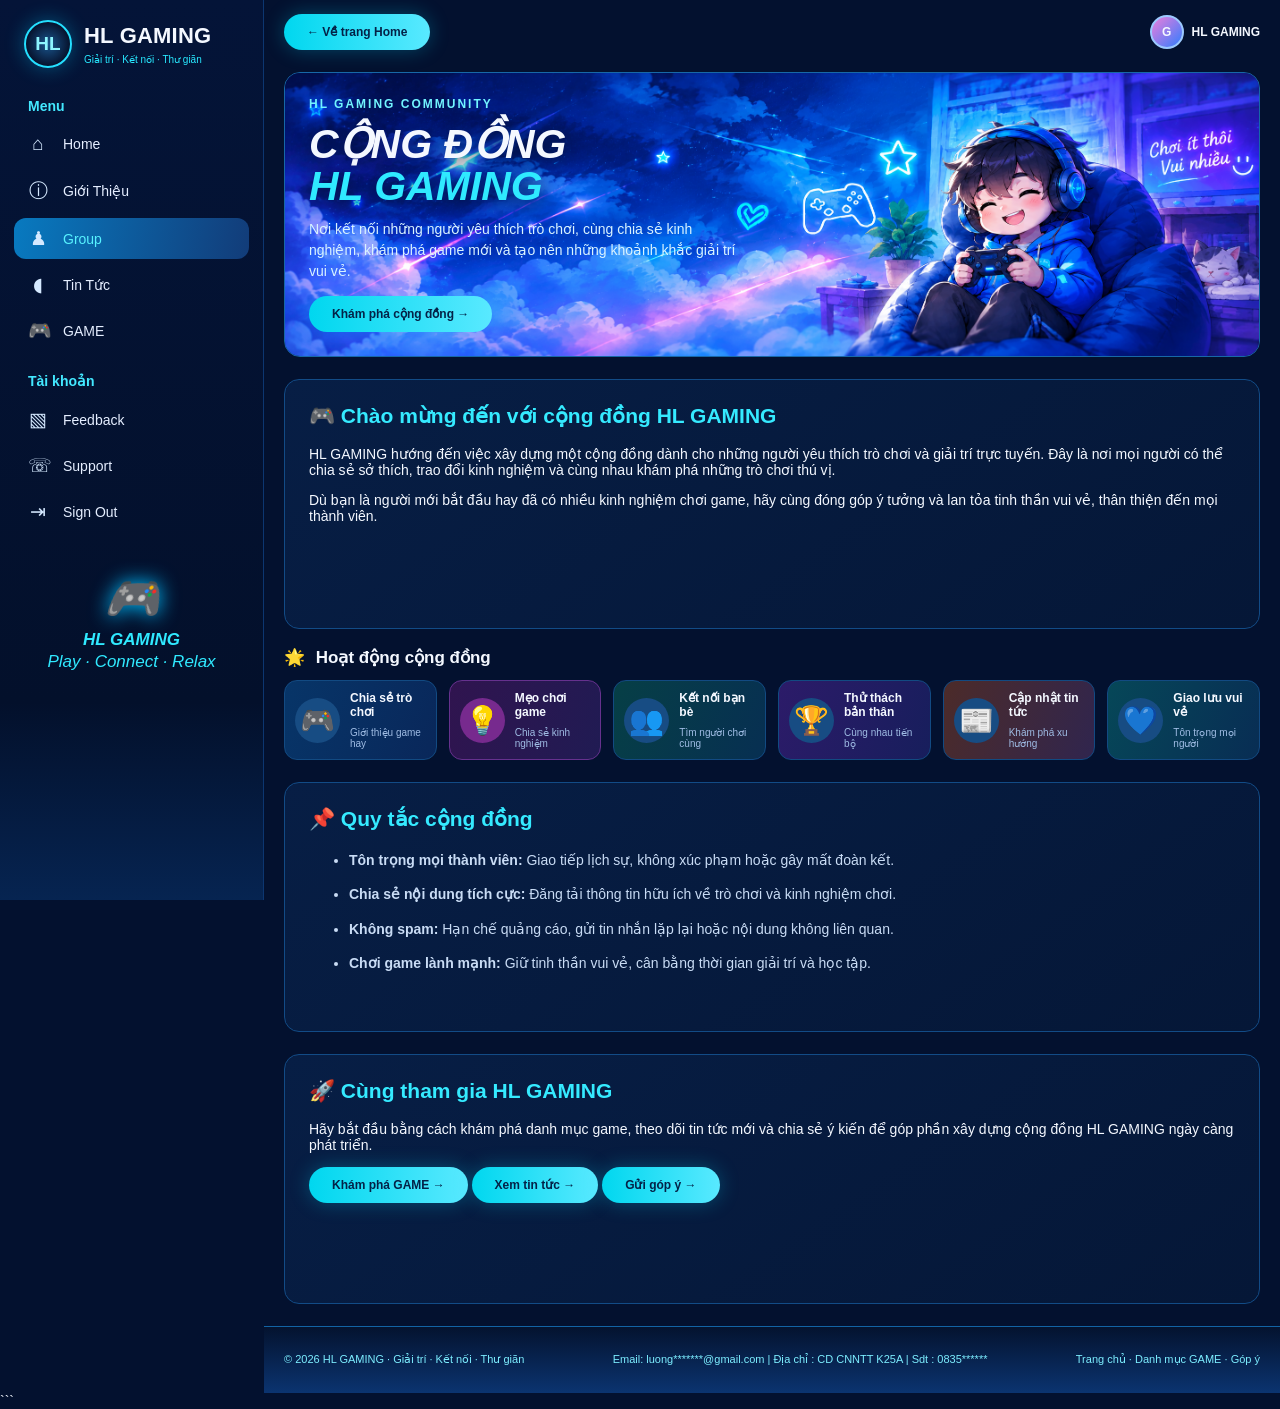
<file: group.html>
<!DOCTYPE html>
<html lang="vi">
<head>
    <meta charset="UTF-8">
    <meta name="viewport" content="width=device-width, initial-scale=1.0">
    <title>Cộng đồng HL GAMING | HL GAMING</title>
    <link rel="stylesheet" href="bocucweb.css">
</head>
<body>
    <aside class="thanhben">
        <a class="thuonghieu" href="index.html">
            <span class="logothuonghieu">HL</span>
            <span>
                <b>HL GAMING</b>
                <small>Giải trí · Kết nối · Thư giãn</small>
            </span>
        </a>
        <div class="tieudemenu">Menu</div>
        <nav class="danhsachmenu">
            <a class="lienketmenu" href="index.html">
                <span>⌂</span> Home
            </a>
            <a class="lienketmenu" href="gioithieu.html">
                <span>ⓘ</span> Giới Thiệu
            </a>
            <a class="lienketmenu dangchon" href="group.html">
                <span>♟</span> Group
            </a>
            <a class="lienketmenu" href="tintuc.html">
                <span>◖</span> Tin Tức
            </a>
            <a class="lienketmenu" href="game.html">
                <span>🎮</span> GAME
            </a>
        </nav>
        <div class="tieudemenu">Tài khoản</div>
        <nav class="danhsachmenu">
            <a class="lienketmenu" href="feedback.html">
                <span>▧</span> Feedback
            </a>
            <a class="lienketmenu" href="support.html">
                <span>☏</span> Support
            </a>
            <a class="lienketmenu" href="index.html">
                <span>⇥</span> Sign Out
            </a>
        </nav>
        <div class="khauhieuthanhben">
            <div class="bieutuongkhauhieu">🎮</div>
            <strong>HL GAMING</strong>
            <span>Play · Connect · Relax</span>
        </div>
    </aside>
    <main class="noidungchinh">
        <header class="thanhtren">
            <a class="nutchinh" href="index.html">
                ← Về trang Home
            </a>
            <div class="thaotactren">
                <div class="hoso">
                    <span class="anhdaidien">G</span>
                    <b>HL GAMING</b>
                </div>
            </div>
        </header>
        <section class="banner bannerphu">
            <div class="banner-anhnen">
                <img
                    class="banner-anh"
                    src="./image/anhbia.png"
                    alt="Nhân vật game HL GAMING"
                >
            </div>
            <div class="banner-copy">
                <p class="dongtieudephu">
                    HL GAMING COMMUNITY
                </p>
                <h1>
                    CỘNG ĐỒNG<br>
                    <span>HL GAMING</span>
                </h1>
                <p>
                    Nơi kết nối những người yêu thích trò chơi,
                    cùng chia sẻ kinh nghiệm, khám phá game mới
                    và tạo nên những khoảnh khắc giải trí vui vẻ.
                </p>
                <a class="nutchinh" href="#thamgia">
                    Khám phá cộng đồng →
                </a>
            </div>
        </section>
        <section class="khungthongtin khungtrangphu">
            <h2>🎮 Chào mừng đến với cộng đồng HL GAMING</h2>
            <p>
                HL GAMING hướng đến việc xây dựng một cộng đồng
                dành cho những người yêu thích trò chơi và giải trí
                trực tuyến. Đây là nơi mọi người có thể chia sẻ
                sở thích, trao đổi kinh nghiệm và cùng nhau khám phá
                những trò chơi thú vị.
            </p>
            <p>
                Dù bạn là người mới bắt đầu hay đã có nhiều kinh
                nghiệm chơi game, hãy cùng đóng góp ý tưởng và
                lan tỏa tinh thần vui vẻ, thân thiện đến mọi thành viên.
            </p>
        </section>
        <section class="khuvucnoidung">
            <div class="tieudemuc">
                <h2>
                    <span>🌟</span>
                    Hoạt động cộng đồng
                </h2>
            </div>
            <div class="luoitheloai">
                <div class="otheloai maulam">
                    <span class="bieutuongtheloai">🎮</span>
                    <div>
                        <b>Chia sẻ trò chơi</b>
                        <small>Giới thiệu game hay</small>
                    </div>
                </div>
                <div class="otheloai mautim">
                    <span class="bieutuongtheloai">💡</span>
                    <div>
                        <b>Mẹo chơi game</b>
                        <small>Chia sẻ kinh nghiệm</small>
                    </div>
                </div>
                <div class="otheloai mauxanhla">
                    <span class="bieutuongtheloai">👥</span>
                    <div>
                        <b>Kết nối bạn bè</b>
                        <small>Tìm người chơi cùng</small>
                    </div>
                </div>
                <div class="otheloai mautimia">
                    <span class="bieutuongtheloai">🏆</span>
                    <div>
                        <b>Thử thách bản thân</b>
                        <small>Cùng nhau tiến bộ</small>
                    </div>
                </div>
                <div class="otheloai maucam">
                    <span class="bieutuongtheloai">📰</span>
                    <div>
                        <b>Cập nhật tin tức</b>
                        <small>Khám phá xu hướng</small>
                    </div>
                </div>
                <div class="otheloai mauxanhngoc">
                    <span class="bieutuongtheloai">💙</span>
                    <div>
                        <b>Giao lưu vui vẻ</b>
                        <small>Tôn trọng mọi người</small>
                    </div>
                </div>
            </div>
        </section>
        <section class="khungthongtin khungtrangphu">
            <h2>📌 Quy tắc cộng đồng</h2>
            <ul>
                <li>
                    <strong>Tôn trọng mọi thành viên:</strong>
                    Giao tiếp lịch sự, không xúc phạm hoặc gây mất đoàn kết.
                </li>
                <li>
                    <strong>Chia sẻ nội dung tích cực:</strong>
                    Đăng tải thông tin hữu ích về trò chơi và kinh nghiệm chơi.
                </li>
                <li>
                    <strong>Không spam:</strong>
                    Hạn chế quảng cáo, gửi tin nhắn lặp lại hoặc nội dung không liên quan.
                </li>
                <li>
                    <strong>Chơi game lành mạnh:</strong>
                    Giữ tinh thần vui vẻ, cân bằng thời gian giải trí và học tập.
                </li>
            </ul>
        </section>
        <section class="khungthongtin khungtrangphu" id="thamgia">
            <h2>🚀 Cùng tham gia HL GAMING</h2>
            <p>
                Hãy bắt đầu bằng cách khám phá danh mục game,
                theo dõi tin tức mới và chia sẻ ý kiến để góp phần
                xây dựng cộng đồng HL GAMING ngày càng phát triển.
            </p>
            <a class="nutchinh" href="game.html">
                Khám phá GAME →
            </a>
            <a class="nutchinh" href="tintuc.html">
                Xem tin tức →
            </a>
            <a class="nutchinh" href="feedback.html">
                Gửi góp ý →
            </a>
        </section>
        <footer class="chantrang">
            <span>
                © 2026 HL GAMING · Giải trí · Kết nối · Thư giãn
            </span>
            <span>
                Email: luong*******@gmail.com
                |
                Địa chỉ : CD CNNTT K25A
                |
                Sdt : 0835******
            </span>
            <span>
                <a href="index.html">Trang chủ</a>
                ·
                <a href="game.html">Danh mục GAME</a>
                ·
                <a href="feedback.html">Góp ý</a>
            </span>
        </footer>
    </main>
</body>
</html>
```
</file>
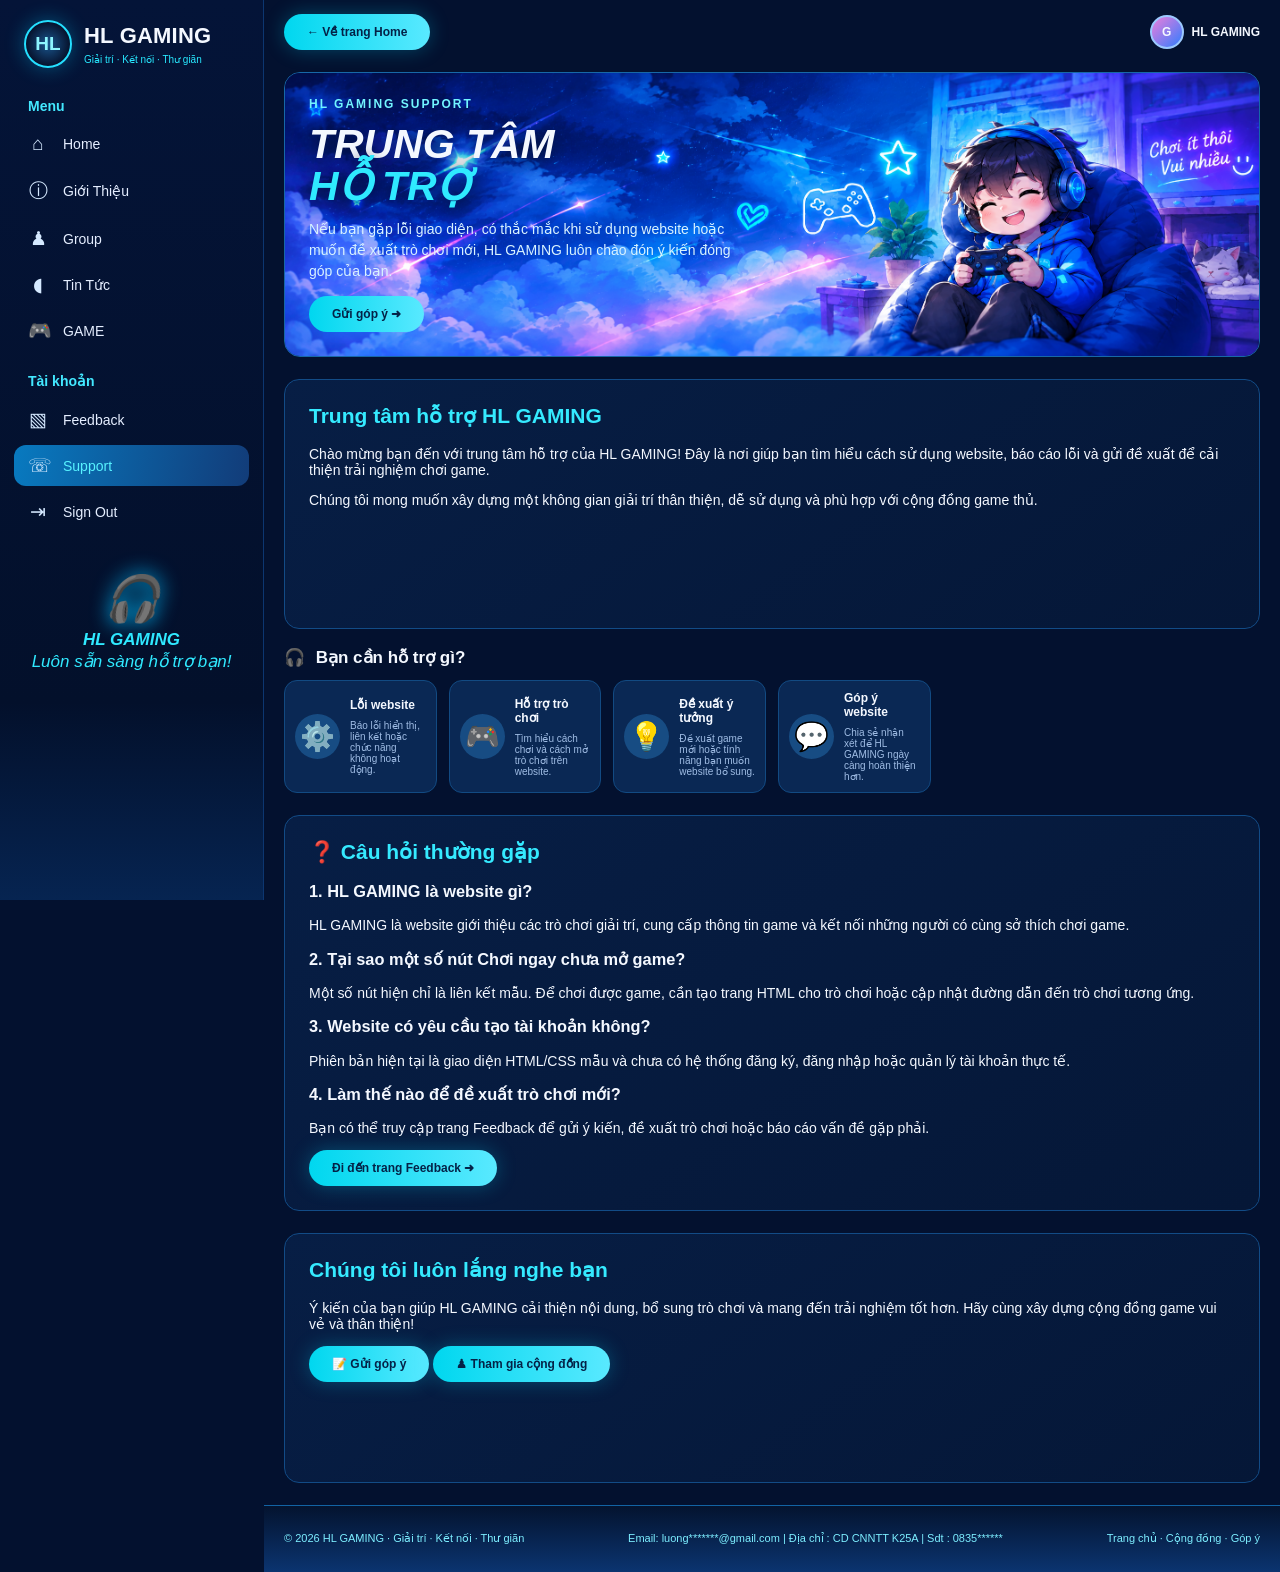
<file: support.html>
<!DOCTYPE html>
<html lang="vi">
<head>
    <meta charset="UTF-8">
    <meta name="viewport" content="width=device-width, initial-scale=1.0">
    <title>Hỗ trợ | HL GAMING</title>
    <link rel="stylesheet" href="bocucweb.css">
</head>
<body>
    <aside class="thanhben">
        <a class="thuonghieu" href="index.html">
            <span class="logothuonghieu">HL</span>
            <span>
                <b>HL GAMING</b>
                <small>Giải trí · Kết nối · Thư giãn</small>
            </span>
        </a>
        <div class="tieudemenu">Menu</div>
        <nav class="danhsachmenu">
            <a class="lienketmenu" href="index.html">
                <span>⌂</span> Home
            </a>
            <a class="lienketmenu" href="gioithieu.html">
                <span>ⓘ</span> Giới Thiệu
            </a>
            <a class="lienketmenu" href="group.html">
                <span>♟</span> Group
            </a>
            <a class="lienketmenu" href="tintuc.html">
                <span>◖</span> Tin Tức
            </a>
            <a class="lienketmenu" href="game.html">
                <span>🎮</span> GAME
            </a>
        </nav>
        <div class="tieudemenu">Tài khoản</div>
        <nav class="danhsachmenu">
            <a class="lienketmenu" href="feedback.html">
                <span>▧</span> Feedback
            </a>
            <a class="lienketmenu dangchon" href="support.html">
                <span>☏</span> Support
            </a>
            <a class="lienketmenu" href="index.html">
                <span>⇥</span> Sign Out
            </a>
        </nav>
        <div class="khauhieuthanhben">
            <div class="bieutuongkhauhieu">🎧</div>
            <strong>HL GAMING</strong>
            <span>Luôn sẵn sàng hỗ trợ bạn!</span>
        </div>
    </aside>
    <main class="noidungchinh">
        <header class="thanhtren">
            <a class="nutchinh" href="index.html">
                ← Về trang Home
            </a>
            <div class="thaotactren">
                <div class="hoso">
                    <span class="anhdaidien">G</span>
                    <b>HL GAMING</b>
                </div>
            </div>
        </header>
        <section class="banner bannerphu">
            <div class="banner-anhnen">
                <img
                    class="banner-anh"
                    src="./image/anhbia.png"
                    alt="Nhân vật game HL GAMING">
            </div>
            <div class="banner-copy">
                <p class="dongtieudephu">
                    HL GAMING SUPPORT
                </p>
                <h1>
                    TRUNG TÂM<br>
                    <span>HỖ TRỢ</span>
                </h1>
                <p>
                    Nếu bạn gặp lỗi giao diện, có thắc mắc khi sử dụng
                    website hoặc muốn đề xuất trò chơi mới, HL GAMING
                    luôn chào đón ý kiến đóng góp của bạn.
                </p>
                <a class="nutchinh" href="feedback.html">
                    Gửi góp ý ➜
                </a>
            </div>
        </section>
        <section class="khungthongtin khungtrangphu">
            <h2>Trung tâm hỗ trợ HL GAMING</h2>
            <p>
                Chào mừng bạn đến với trung tâm hỗ trợ của HL GAMING!
                Đây là nơi giúp bạn tìm hiểu cách sử dụng website,
                báo cáo lỗi và gửi đề xuất để cải thiện trải nghiệm chơi game.
            </p>
            <p>
                Chúng tôi mong muốn xây dựng một không gian giải trí
                thân thiện, dễ sử dụng và phù hợp với cộng đồng game thủ.
            </p>
        </section>
        <section class="khuvucnoidung">
            <div class="tieudemuc">
                <h2><span>🎧</span> Bạn cần hỗ trợ gì?</h2>
            </div>
            <div class="luoitheloai">
                <div class="otheloai">
                    <div class="bieutuongtheloai">⚙️</div>
                    <div>
                        <b>Lỗi website</b>
                        <small>
                            Báo lỗi hiển thị, liên kết hoặc chức năng
                            không hoạt động.
                        </small>
                    </div>
                </div>
                <div class="otheloai">
                    <div class="bieutuongtheloai">🎮</div>
                    <div>
                        <b>Hỗ trợ trò chơi</b>
                        <small>
                            Tìm hiểu cách chơi và cách mở trò chơi
                            trên website.
                        </small>
                    </div>
                </div>
                <div class="otheloai">
                    <div class="bieutuongtheloai">💡</div>
                    <div>
                        <b>Đề xuất ý tưởng</b>
                        <small>
                            Đề xuất game mới hoặc tính năng bạn muốn
                            website bổ sung.
                        </small>
                    </div>
                </div>
                <div class="otheloai">
                    <div class="bieutuongtheloai">💬</div>
                    <div>
                        <b>Góp ý website</b>
                        <small>
                            Chia sẻ nhận xét để HL GAMING ngày càng
                            hoàn thiện hơn.
                        </small>
                    </div>
                </div>
            </div>
        </section>
        <section class="khungthongtin khungtrangphu">
            <h2>❓ Câu hỏi thường gặp</h2>
            <h3>1. HL GAMING là website gì?</h3>
            <p>
                HL GAMING là website giới thiệu các trò chơi giải trí,
                cung cấp thông tin game và kết nối những người có cùng
                sở thích chơi game.
            </p>
            <h3>2. Tại sao một số nút Chơi ngay chưa mở game?</h3>
            <p>
                Một số nút hiện chỉ là liên kết mẫu. Để chơi được game,
                cần tạo trang HTML cho trò chơi hoặc cập nhật đường dẫn
                đến trò chơi tương ứng.
            </p>
            <h3>3. Website có yêu cầu tạo tài khoản không?</h3>
            <p>
                Phiên bản hiện tại là giao diện HTML/CSS mẫu và chưa có
                hệ thống đăng ký, đăng nhập hoặc quản lý tài khoản thực tế.
            </p>
            <h3>4. Làm thế nào để đề xuất trò chơi mới?</h3>
            <p>
                Bạn có thể truy cập trang Feedback để gửi ý kiến,
                đề xuất trò chơi hoặc báo cáo vấn đề gặp phải.
            </p>
            <a class="nutchinh" href="feedback.html">
                Đi đến trang Feedback ➜
            </a>
        </section>
        <section class="khungthongtin khungtrangphu">
            <h2>Chúng tôi luôn lắng nghe bạn</h2>
            <p>
                Ý kiến của bạn giúp HL GAMING cải thiện nội dung,
                bổ sung trò chơi và mang đến trải nghiệm tốt hơn.
                Hãy cùng xây dựng cộng đồng game vui vẻ và thân thiện!
            </p>
            <a class="nutchinh" href="feedback.html">
                📝 Gửi góp ý
            </a>
            <a class="nutchinh" href="group.html">
                ♟ Tham gia cộng đồng
            </a>
        </section>
        <footer class="chantrang">
            <span>
                © 2026 HL GAMING · Giải trí · Kết nối · Thư giãn
            </span>
            <span>
                Email: luong*******@gmail.com
                |
                Địa chỉ : CD CNNTT K25A
                |
                Sdt : 0835******
            </span>
            <span>
                <a href="index.html">Trang chủ</a> ·
                <a href="group.html">Cộng đồng</a> ·
                <a href="feedback.html">Góp ý</a>
            </span>
        </footer>
    </main>
</body>
</html>
</file>
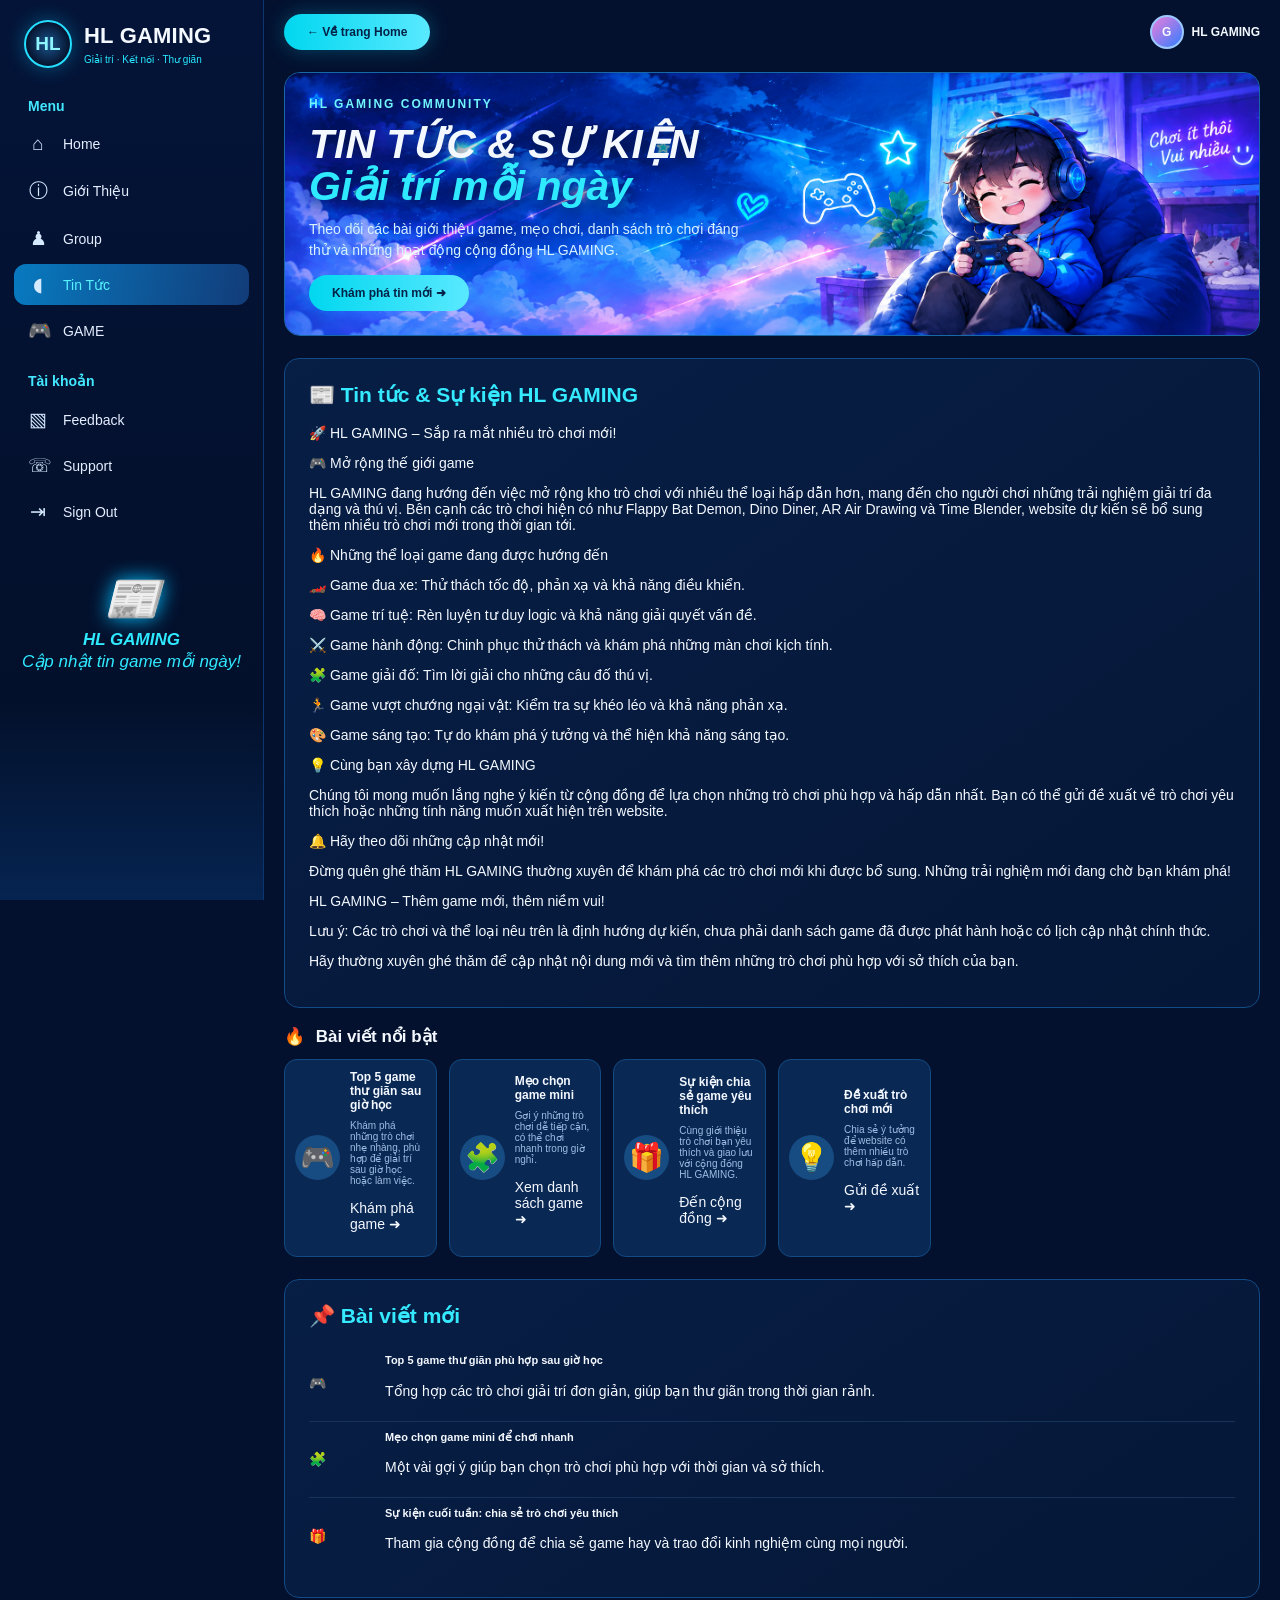
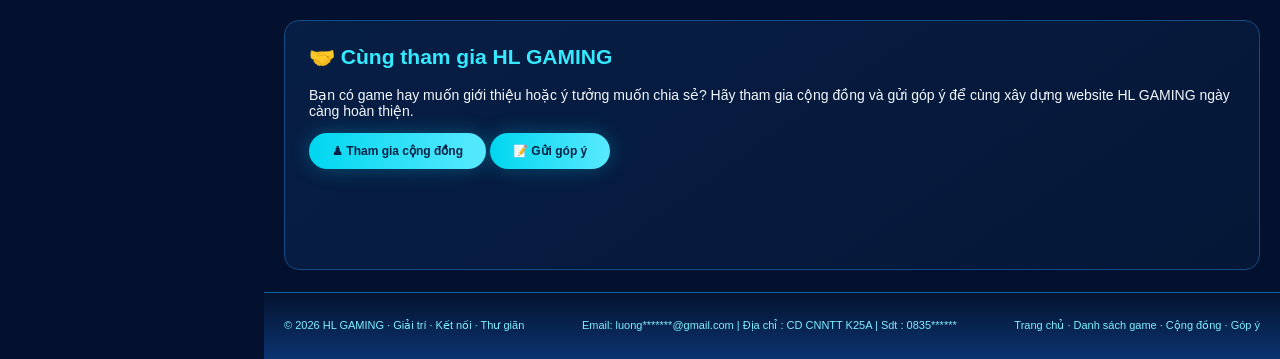
<file: tintuc.html>
<!DOCTYPE html>
<html lang="vi">
<head>
    <meta charset="UTF-8">
    <meta name="viewport" content="width=device-width, initial-scale=1.0">
    <title>Tin tức &amp; Sự kiện | HL GAMING</title>
    <link rel="stylesheet" href="bocucweb.css">
</head>
<body>
    <aside class="thanhben">
        <a class="thuonghieu" href="index.html">
            <span class="logothuonghieu">HL</span>
            <span>
                <b>HL GAMING</b>
                <small>Giải trí · Kết nối · Thư giãn</small>
            </span>
        </a>
        <div class="tieudemenu">Menu</div>
        <nav class="danhsachmenu">
            <a class="lienketmenu" href="index.html">
                <span>⌂</span> Home
            </a>
            <a class="lienketmenu" href="gioithieu.html">
                <span>ⓘ</span> Giới Thiệu
            </a>
            <a class="lienketmenu" href="group.html">
                <span>♟</span> Group
            </a>
            <a class="lienketmenu dangchon" href="tintuc.html">
                <span>◖</span> Tin Tức
            </a>
            <a class="lienketmenu" href="game.html">
                <span>🎮</span> GAME
            </a>
        </nav>
        <div class="tieudemenu">Tài khoản</div>
        <nav class="danhsachmenu">
            <a class="lienketmenu" href="feedback.html">
                <span>▧</span> Feedback
            </a>
            <a class="lienketmenu" href="support.html">
                <span>☏</span> Support
            </a>
            <a class="lienketmenu" href="index.html">
                <span>⇥</span> Sign Out
            </a>
        </nav>
        <div class="khauhieuthanhben">
            <div class="bieutuongkhauhieu">📰</div>
            <strong>HL GAMING</strong>
            <span>Cập nhật tin game mỗi ngày!</span>
        </div>
    </aside>
    <main class="noidungchinh">
        <header class="thanhtren">
            <a class="nutchinh" href="index.html">
                ← Về trang Home
            </a>
            <div class="thaotactren">
                <div class="hoso">
                    <span class="anhdaidien">G</span>
                    <b>HL GAMING</b>
                </div>
            </div>
        </header>
        <section class="banner bannerphu">
            <div class="banner-anhnen">
                <img
                    class="banner-anh"
                    src="./image/anhbia.png"
                    alt="Nhân vật game HL GAMING">
            </div>
            <div class="banner-copy">
                <p class="dongtieudephu">
                    HL GAMING COMMUNITY
                </p>
                <h1>
                    TIN TỨC &amp; SỰ KIỆN<br>
                    <span>Giải trí mỗi ngày</span>
                </h1>
                <p>
                    Theo dõi các bài giới thiệu game, mẹo chơi,
                    danh sách trò chơi đáng thử và những hoạt động
                    cộng đồng HL GAMING.
                </p>
                <a class="nutchinh" href="#baiviet">
                    Khám phá tin mới ➜
                </a>
            </div>
        </section>
        <section class="khungthongtin khungtrangphu">
            <h2>📰 Tin tức &amp; Sự kiện HL GAMING</h2>
            <p>
                🚀 HL GAMING – Sắp ra mắt nhiều trò chơi mới!
                <p>
                    🎮 Mở rộng thế giới game
                </p>
                <p>
                    HL GAMING đang hướng đến việc mở rộng kho trò chơi với nhiều thể loại hấp dẫn hơn, mang đến cho người chơi những trải nghiệm giải trí đa dạng và thú vị. Bên cạnh các trò chơi hiện có như Flappy Bat Demon, Dino Diner, AR Air Drawing và Time Blender, website dự kiến sẽ bổ sung thêm nhiều trò chơi mới trong thời gian tới.
                </p>
                <p>🔥 Những thể loại game đang được hướng đến</p>
                <p>🏎️ Game đua xe: Thử thách tốc độ, phản xạ và khả năng điều khiển.</p>
                <p>🧠 Game trí tuệ: Rèn luyện tư duy logic và khả năng giải quyết vấn đề.</p>
                <p>⚔️ Game hành động: Chinh phục thử thách và khám phá những màn chơi kịch tính.</p>
                <p>🧩 Game giải đố: Tìm lời giải cho những câu đố thú vị.</p>
                <p>🏃 Game vượt chướng ngại vật: Kiểm tra sự khéo léo và khả năng phản xạ.</p>
                <p>🎨 Game sáng tạo: Tự do khám phá ý tưởng và thể hiện khả năng sáng tạo.</p>
                <p>💡 Cùng bạn xây dựng HL GAMING</p>
                <p>
                    Chúng tôi mong muốn lắng nghe ý kiến từ cộng đồng để lựa chọn những trò chơi phù hợp và hấp dẫn nhất. Bạn có thể gửi đề xuất về trò chơi yêu thích hoặc những tính năng muốn xuất hiện trên website.
                </p>
                <p>🔔 Hãy theo dõi những cập nhật mới!
                    <p>
                        Đừng quên ghé thăm HL GAMING thường xuyên để khám phá các trò chơi mới khi được bổ sung. Những trải nghiệm mới đang chờ bạn khám phá!
                    </p>
                    <p>
                        HL GAMING – Thêm game mới, thêm niềm vui!
                    </p>
                Lưu ý: Các trò chơi và thể loại nêu trên là định hướng dự kiến, chưa phải danh sách game đã được phát hành hoặc có lịch cập nhật chính thức.
                </p>
            </p>
            <p>
                Hãy thường xuyên ghé thăm để cập nhật nội dung mới
                và tìm thêm những trò chơi phù hợp với sở thích của bạn.
            </p>
        </section>
        <section class="khuvucnoidung" id="baiviet">
            <div class="tieudemuc">
                <h2><span>🔥</span> Bài viết nổi bật</h2>
            </div>
            <div class="luoitheloai">
                <article class="otheloai">
                    <div class="bieutuongtheloai">🎮</div>
                    <div>
                        <b>Top 5 game thư giãn sau giờ học</b>
                        <small>
                            Khám phá những trò chơi nhẹ nhàng,
                            phù hợp để giải trí sau giờ học hoặc làm việc.
                        </small>
                        <p>
                            <a href="game.html">Khám phá game ➜</a>
                        </p>
                    </div>
                </article>
                <article class="otheloai">
                    <div class="bieutuongtheloai">🧩</div>
                    <div>
                        <b>Mẹo chọn game mini</b>
                        <small>
                            Gợi ý những trò chơi dễ tiếp cận,
                            có thể chơi nhanh trong giờ nghỉ.
                        </small>
                        <p>
                            <a href="game.html">Xem danh sách game ➜</a>
                        </p>
                    </div>
                </article>
                <article class="otheloai">
                    <div class="bieutuongtheloai">🎁</div>
                    <div>
                        <b>Sự kiện chia sẻ game yêu thích</b>
                        <small>
                            Cùng giới thiệu trò chơi bạn yêu thích
                            và giao lưu với cộng đồng HL GAMING.
                        </small>

                        <p>
                            <a href="group.html">Đến cộng đồng ➜</a>
                        </p>
                    </div>
                </article>
                <article class="otheloai">
                    <div class="bieutuongtheloai">💡</div>
                    <div>
                        <b>Đề xuất trò chơi mới</b>
                        <small>
                            Chia sẻ ý tưởng để website có thêm
                            nhiều trò chơi hấp dẫn.
                        </small>
                        <p>
                            <a href="feedback.html">Gửi đề xuất ➜</a>
                        </p>
                    </div>
                </article>
            </div>
        </section>
        <section class="khungthongtin khungtrangphu">
            <h2>📌 Bài viết mới</h2>
            <div class="tintucitem">
                <span>🎮</span>
                <div>
                    <b>Top 5 game thư giãn phù hợp sau giờ học</b>
                    <p>
                        Tổng hợp các trò chơi giải trí đơn giản,
                        giúp bạn thư giãn trong thời gian rảnh.
                    </p>
                </div>
            </div>
            <div class="tintucitem">
                <span>🧩</span>
                <div>
                    <b>Mẹo chọn game mini để chơi nhanh</b>
                    <p>
                        Một vài gợi ý giúp bạn chọn trò chơi
                        phù hợp với thời gian và sở thích.
                    </p>
                </div>
            </div>
            <div class="tintucitem">
                <span>🎁</span>
                <div>
                    <b>Sự kiện cuối tuần: chia sẻ trò chơi yêu thích</b>
                    <p>
                        Tham gia cộng đồng để chia sẻ game hay
                        và trao đổi kinh nghiệm cùng mọi người.
                    </p>
                </div>
            </div>
        </section>
        <section class="khungthongtin khungtrangphu">
            <h2>🤝 Cùng tham gia HL GAMING</h2>
            <p>
                Bạn có game hay muốn giới thiệu hoặc ý tưởng muốn chia sẻ?
                Hãy tham gia cộng đồng và gửi góp ý để cùng xây dựng
                website HL GAMING ngày càng hoàn thiện.
            </p>
            <a class="nutchinh" href="group.html">
                ♟ Tham gia cộng đồng
            </a>
            <a class="nutchinh" href="feedback.html">
                📝 Gửi góp ý
            </a>
        </section>
        <footer class="chantrang">
            <span>
                © 2026 HL GAMING · Giải trí · Kết nối · Thư giãn
            </span>
            <span>
                Email: luong*******@gmail.com
                |
                Địa chỉ : CD CNNTT K25A
                |
                Sdt : 0835******
            </span>
            <span>
                <a href="index.html">Trang chủ</a> ·
                <a href="game.html">Danh sách game</a> ·
                <a href="group.html">Cộng đồng</a> ·
                <a href="feedback.html">Góp ý</a>
            </span>
        </footer>
    </main>
</body>
</html>
</file>
<file: bocucweb.css>
*{
    box-sizing: border-box;
}
:root {
    --bg: #03112f;
    --panel: #071d45;
    --panel2: #092753;
    --cyan: #20e5ff;
    --text: #f4f8ff;
    --muted: #9db9df;
    --line: #124a82;
}
html {
    scroll-behavior: smooth;
}
body {
    margin: 0;
    background: var(--bg);
    color: var(--text);
    font-family: Arial, Helvetica, sans-serif;
    font-size: 14px;
}
a {
    color: inherit;
    text-decoration: none;
}
img {
    max-width: 100%;
}
.thanhben {
    position: fixed;
    inset: 0 auto 0 0;
    width: 264px;
    padding: 20px 14px;
    background: linear-gradient(
        180deg,
        #041438 0%,
        #03102b 78%,
        #062451 100%
    );
    border-right: 1px solid #0c3670;
    overflow-y: auto;
    z-index: 10;
}
.thuonghieu {
    display: flex;
    align-items: center;
    gap: 12px;
    padding: 0 10px 26px;
}
.logothuonghieu {
    width: 48px;
    height: 48px;
    flex-shrink: 0;
    border-radius: 50%;
    display: grid;
    place-items: center;
    border: 2px solid #24dfff;
    color: #8df5ff;
    font-weight: 900;
    font-size: 19px;
    background: radial-gradient(circle, #19558d, #06132e 70%);
    box-shadow: 0 0 20px #04cfff55;
}
.thuonghieu b {
    display: block;
    font-size: 22px;
    letter-spacing: 0.2px;
}
.thuonghieu small {
    display: block;
    color: #28e8ff;
    font-size: 10px;
    margin-top: 5px;
}
.tieudemenu {
    font-size: 14px;
    font-weight: bold;
    color: #43e8ff;
    margin: 4px 14px 10px;
}
.danhsachmenu {
    display: grid;
    gap: 5px;
    margin-bottom: 22px;
}
.lienketmenu {
    display: flex;
    align-items: center;
    gap: 15px;
    min-height: 40px;
    padding: 9px 14px;
    border-radius: 12px;
    color: #e5eeff;
    transition: background 0.2s, transform 0.2s, box-shadow 0.2s;
}
.lienketmenu span {
    width: 20px;
    flex-shrink: 0;
    text-align: center;
    font-size: 19px;
    color: #d5e9ff;
}
.lienketmenu:hover {
    background: #0b3a70;
    transform: translateX(5px);
    box-shadow: 0 0 16px #00d9ff20;
}
.lienketmenu.dangchon {
    background: linear-gradient(100deg, #087ac0, #123c79);
    color: #57f2ff;
}
.lienketmenu em {
    font-style: normal;
    margin-left: auto;
    background: #c32df4;
    color: #fff;
    border-radius: 12px;
    padding: 4px 10px;
    font-size: 10px;
}
.khauhieuthanhben {
    text-align: center;
    margin: 38px 8px 10px;
    color: #30e9ff;
    font-style: italic;
    font-size: 17px;
    line-height: 1.3;
}
.khauhieuthanhben strong,
.khauhieuthanhben span {
    display: block;
}
.bieutuongkhauhieu {
    font-size: 45px;
    filter: drop-shadow(0 0 10px #00bfff);
}
.noidungchinh {
    margin-left: 264px;
    padding: 0 20px;
    min-width: 0;
    max-width: 100%;
}
.thanhtren {
    height: 64px;
    display: flex;
    align-items: center;
    justify-content: space-between;
    gap: 20px;
    min-width: 0;
}
.hoptimkiem {
    display: flex;
    align-items: center;
    gap: 10px;
    width: min(350px, 55%);
    min-width: 0;
    padding: 9px 15px;
    background: #102651;
    border: 1px solid #183c70;
    border-radius: 25px;
    color: #b9d5ff;
}
.hoptimkiem span {
    flex-shrink: 0;
    font-size: 24px;
    line-height: 16px;
}
.hoptimkiem input {
    width: 100%;
    min-width: 0;
    border: 0;
    outline: 0;
    background: transparent;
    color: #fff;
    font-size: 12px;
}
.hoptimkiem input::placeholder {
    color: #9cb4d9;
}
.thaotactren {
    display: flex;
    align-items: center;
    gap: 20px;
    font-size: 20px;
}
.hoso {
    display: flex;
    align-items: center;
    gap: 8px;
    font-size: 12px;
}
.anhdaidien {
    width: 34px;
    height: 34px;
    flex-shrink: 0;
    border-radius: 50%;
    display: grid;
    place-items: center;
    background: linear-gradient(135deg, #ec7edb, #317dff);
    border: 2px solid #9bc9ff;
    font-weight: bold;
}
.banner {
    position: relative;
    isolation: isolate;
    min-height: 255px;
    display: flex;
    align-items: center;
    padding: 24px;
    overflow: hidden;
    border-radius: 16px;
    border: 1px solid #1768a7;
    background:
        radial-gradient(
            ellipse at 70% 35%,
            #266cdb 0%,
            transparent 42%
        ),
        radial-gradient(
            ellipse at 35% 100%,
            #762fbb 0%,
            transparent 40%
        ),
        linear-gradient(110deg, #08164a, #0758a2 55%, #0c1b58);
}
.banner:before {
    content: "";
    position: absolute;
    inset: 0;
    background: repeating-linear-gradient(
        125deg,
        transparent 0 42px,
        #67e7ff0c 43px 45px
    );
    z-index: -1;
    pointer-events: none;
}
.banner-copy {
    position: relative;
    z-index: 2;
    width: 56%;
    max-width: 570px;
    min-width: 0;
}
.dongtieudephu {
    font-size: 12px;
    font-weight: bold;
    letter-spacing: 2px;
    color: #72f5ff;
    margin: 0 0 12px;
}
.banner h1 {
    font-size: clamp(27px, 3.2vw, 48px);
    font-weight: 900;
    font-style: italic;
    line-height: 1.03;
    margin: 0 0 12px;
    overflow-wrap: anywhere;
    text-shadow: 0 4px 18px #00112b;
}
.banner h1 span {
    color: #2feaff;
}
.banner-copy > p:not(.dongtieudephu) {
    max-width: 430px;
    color: #d9f3ff;
    line-height: 1.5;
    margin: 0 0 14px;
}
.nutchinh {
    display: inline-flex;
    align-items: center;
    justify-content: center;
    gap: 18px;
    border: 0;
    border-radius: 25px;
    padding: 11px 23px;
    background: linear-gradient(90deg, #00d7ef, #59e9ff);
    color: #042247;
    font-weight: bold;
    font-size: 12px;
    box-shadow: 0 0 20px #00dfff44;
    transition: transform 0.2s, box-shadow 0.2s;
}
.nutchinh:hover {
    transform: translateY(-3px);
    box-shadow: 0 7px 24px #00dfff55;
}
.banner-art {
    position: absolute;
    inset: 0;
    overflow: hidden;
    z-index: 0;
    pointer-events: none;
}
.banner-anhnen {
    position: absolute;
    inset: 0;
    width: 100%;
    height: 100%;
    overflow: hidden;
    z-index: 0;
    pointer-events: none;
}
.banner-anh {
    display: block;
    width: 100%;
    height: 100%;
    max-height: none;
    object-fit: cover;
    object-position: center;
}
.vongtron {
    position: absolute;
    border-radius: 50%;
    filter: blur(1px);
}
.vongtron-mot {
    width: 220px;
    height: 220px;
    right: 20%;
    top: 20px;
    background: radial-gradient(
        circle,
        #9eebff88,
        #3b65ff22 60%,
        transparent 70%
    );
}
.vongtron-hai {
    width: 170px;
    height: 170px;
    right: 4%;
    bottom: -70px;
    background: #ff58e733;
    filter: blur(18px);
}
.banner-nhanvat {
    position: absolute;
    right: 25%;
    bottom: -48px;
    width: 210px;
    height: 245px;
    border-radius: 100px 100px 35px 35px;
    background: linear-gradient(145deg, #54dcff, #2256d8 55%, #151c6b);
    border: 4px solid #81edff;
    box-shadow: 0 0 30px #16d9ff77;
    display: grid;
    place-items: start center;
    padding-top: 25px;
    font-size: 80px;
    color: #fff;
}
.taycamgame {
    position: absolute;
    right: 49%;
    bottom: 35px;
    font-size: 70px;
    transform: rotate(-18deg);
    filter: drop-shadow(0 0 14px #1df4ff);
}
.banner-ghichu {
    position: absolute;
    right: 3%;
    top: 26px;
    padding: 14px 17px;
    border: 1px solid #80f3ff;
    background: #111b76bb;
    color: #fff;
    border-radius: 10px;
    font-size: 17px;
    font-style: italic;
    text-align: center;
    transform: rotate(4deg);
    box-shadow: 0 0 20px #1ee8ff44;
}
.ngoisaosang {
    position: absolute;
    color: #8ff8ff;
    font-size: 32px;
}
.ngoisaosang-mot {
    right: 54%;
    top: 28px;
}
.ngoisaosang-hai {
    right: 13%;
    bottom: 24px;
}
.bannerphu {
    min-height: 245px;
    margin-top: 8px;
}
.khuvucnoidung {
    margin-top: 18px;
    min-width: 0;
}
.tieudemuc {
    display: flex;
    align-items: center;
    justify-content: space-between;
    gap: 12px;
    margin-bottom: 12px;
    min-width: 0;
}
.tieudemuc h2 {
    margin: 0;
    font-size: 17px;
    overflow-wrap: anywhere;
}
.tieudemuc h2 span {
    color: #22eaff;
    margin-right: 6px;
}
.tieudemuc > a {
    font-size: 11px;
    color: #21e9ff;
    font-weight: bold;
    white-space: nowrap;
}
.luoitheloai {
    display: grid;
    grid-template-columns: repeat(6, minmax(0, 1fr));
    gap: 12px;
    min-width: 0;
}
.otheloai {
    min-width: 0;
    min-height: 78px;
    border-radius: 13px;
    border: 1px solid var(--line);
    display: flex;
    align-items: center;
    gap: 10px;
    padding: 10px;
    background: #0a2854;
    transition: transform 0.2s, box-shadow 0.2s, border-color 0.2s;
}
.otheloai:hover {
    transform: translateY(-6px) scale(1.02);
    box-shadow: 0 9px 24px #00cfff22;
    border-color: #38eaff;
}
.bieutuongtheloai {
    width: 45px;
    height: 45px;
    flex: 0 0 45px;
    border-radius: 50%;
    display: grid;
    place-items: center;
    font-size: 28px;
    background: #174c83;
    color: #7af6ff;
}
.otheloai b {
    display: block;
    font-size: 12px;
    overflow-wrap: anywhere;
}
.otheloai small {
    display: block;
    color: #9fbce4;
    font-size: 10px;
    margin-top: 8px;
    overflow-wrap: anywhere;
}
.mautim {
    background: linear-gradient(110deg, #30144f, #201b53);
    border-color: #66318e;
}
.mautim .bieutuongtheloai {
    background: #772a8e;
    color: #ffb8fa;
}
.maulam {
    background: linear-gradient(110deg, #073568, #09275a);
}
.mauxanhla {
    background: linear-gradient(110deg, #063f46, #072f52);
}
.mautimia {
    background: linear-gradient(110deg, #2c1b69, #171e5c);
}
.maucam {
    background: linear-gradient(110deg, #4c2b29, #30254e);
}
.mauxanhngoc {
    background: linear-gradient(110deg, #064758, #082d54);
}
.cotnoidung {
    display: grid;
    grid-template-columns: minmax(0, 2.1fr) minmax(0, 1fr);
    gap: 18px;
    margin-top: 20px;
    min-width: 0;
}
.cottrai,
.cotphai {
    min-width: 0;
}
.luoigame {
    display: grid;
    grid-template-columns: repeat(4, minmax(0, 1fr));
    gap: 12px;
    width: 100%;
    min-width: 0;
    align-items: stretch;
}
.otgame {
    display: flex;
    flex-direction: column;
    min-width: 0;
    width: 100%;
    max-width: 100%;
    overflow: hidden;
    border: 1px solid #125b99;
    border-radius: 14px;
    background: linear-gradient(180deg, #0b2856, #061a3e);
    transition: transform 0.22s, box-shadow 0.22s, border-color 0.22s;
}
.otgame:hover {
    transform: translateY(-5px);
    border-color: #29e8ff;
    box-shadow: 0 12px 25px #00cfff26;
}
.anhbiagame {
    position: relative;
    display: block;
    flex-shrink: 0;
    width: 100%;
    max-width: 100%;
    height: 120px;
    overflow: hidden;
    background: #071d45;
}
.anhbiagame:before {
    content: "";
    position: absolute;
    inset: 0;
    background: linear-gradient(135deg, #ffffff15, transparent 45%, #0004);
    pointer-events: none;
    z-index: 1;
}
.anhbiagame b {
    font-size: 12px;
    letter-spacing: 1px;
    z-index: 2;
}
.anhbiagame img {
    display: block;
    width: 100%;
    height: 100%;
    max-width: 100%;
    max-height: 100%;
    object-fit: cover;
    object-position: center;
}
.biannau {
    background: radial-gradient(circle at 30% 20%, #ffdf9b, #e56a65 55%, #5a277d);
}
.biaghep {
    background: linear-gradient(135deg, #072a6d, #0d67a4);
}
.biathu {
    background: linear-gradient(135deg, #5cd9e9, #f5b7dd 60%, #ffdc8a);
}
.biaduaxe {
    background: linear-gradient(135deg, #f7a83c, #e84e57 50%, #283b91);
}
.khoivuong {
    display: grid;
    grid-template-columns: repeat(4, 18px);
    gap: 3px;
    transform: rotate(-8deg);
}
.khoivuong i {
    width: 18px;
    height: 18px;
    border-radius: 4px;
    background: #1be3ff;
    box-shadow: inset 0 0 4px #fff;
}
.khoivuong i:nth-child(2n) {
    background: #f13fbd;
}
.khoivuong i:nth-child(3n) {
    background: #ffd342;
}
.khoivuong i:nth-child(4n) {
    background: #6a6aff;
}
.thongtingame {
    display: flex;
    flex-direction: column;
    flex: 1;
    min-width: 0;
    width: 100%;
    padding: 10px;
    overflow-wrap: anywhere;
    word-wrap: break-word;
}
.thongtingame h3 {
    margin: 0 0 7px;
    min-width: 0;
    font-size: 13px;
    line-height: 1.4;
    overflow-wrap: anywhere;
    word-break: normal;
}
.thongtingame p {
    margin: 0;
    min-width: 0;
    color: #b7cce9;
    font-size: 11px;
    line-height: 1.5;
    overflow-wrap: anywhere;
    word-break: normal;
    min-height: 50px;
}
.nhanthegame {
    display: flex;
    flex-wrap: wrap;
    align-items: flex-start;
    gap: 5px;
    min-width: 0;
    margin: 10px 0;
}
.nhanthegame span {
    display: inline-block;
    max-width: 100%;
    border-radius: 15px;
    padding: 4px 9px;
    background: #08749b;
    color: #c7fbff;
    font-size: 9px;
    line-height: 1.3;
    overflow-wrap: anywhere;
}
.nhanthegame span + span {
    background: #135b56;
}
.nutchoigame {
    display: flex;
    align-items: center;
    justify-content: center;
    width: 100%;
    max-width: 100%;
    min-width: 0;
    margin-top: auto;
    border: 0;
    border-radius: 20px;
    padding: 9px 5px;
    background: linear-gradient(90deg, #00d7ed, #5aeaff);
    color: #03254b;
    font-size: 11px;
    font-weight: bold;
    line-height: 1.4;
    text-align: center;
    white-space: normal;
    overflow-wrap: anywhere;
    word-break: normal;
    cursor: pointer;
}
.nutchoigame:hover {
    box-shadow: 0 0 15px #00dfff55;
}
.ghichuthunghiem {
    font-size: 10px;
    color: #7799c5;
    margin: 10px 2px 0;
    line-height: 1.5;
}
.khungthongtin {
    min-width: 0;
    border: 1px solid #124b86;
    background: linear-gradient(145deg, #071e45, #051737);
    border-radius: 15px;
    padding: 14px;
    margin-bottom: 14px;
    overflow-wrap: anywhere;
}
.khungthongtin .tieudemuc h2 {
    font-size: 15px;
}
.tintucitem {
    display: grid;
    grid-template-columns: 66px minmax(0, 1fr);
    gap: 10px;
    align-items: center;
    padding: 8px 0;
    border-bottom: 1px solid #17335a;
    position: relative;
    min-width: 0;
}
.tintucitem:last-child {
    border-bottom: 0;
}
.anhtintuc {
    height: 42px;
    border-radius: 8px;
    display: grid;
    place-items: center;
    font-size: 22px;
    background: linear-gradient(135deg, #136aab, #6139a9);
}
.anhtintuc-hai {
    background: linear-gradient(135deg, #b73b98, #0c8bba);
}
.anhtintuc-ba {
    background: linear-gradient(135deg, #ed8c38, #5c41a9);
}
.anhtintuc-bon {
    background: linear-gradient(135deg, #f34d4d, #234db7);
}
.tintucitem b {
    font-size: 11px;
    line-height: 1.4;
    display: block;
    overflow-wrap: anywhere;
}
.tintucitem small {
    display: block;
    color: #7fa8da;
    font-size: 10px;
    margin-top: 5px;
}
.tintucitem em {
    grid-column: 2;
    font-size: 9px;
    color: #bdefff;
    border: 1px solid #12699c;
    border-radius: 10px;
    padding: 3px 7px;
    justify-self: start;
    font-style: normal;
    margin-top: -3px;
}
.thongkecdong {
    display: grid;
    grid-template-columns: repeat(3, minmax(0, 1fr));
    gap: 6px;
    margin: 18px 0;
}
.thongkecdong > div {
    display: grid;
    grid-template-columns: 1fr;
    justify-items: center;
    gap: 4px;
    min-width: 0;
    text-align: center;
}
.thongkecdong > div > span {
    display: grid;
    place-items: center;
    width: 42px;
    height: 42px;
    border-radius: 50%;
    background: #0c4778;
    color: #5ff1ff;
    font-size: 23px;
}
.thongkecdong b {
    font-size: 13px;
}
.thongkecdong small {
    font-size: 9px;
    color: #8db1dd;
}
.nuthamgia {
    width: 100%;
    margin-top: 3px;
}
.gameyeuthich {
    background: #061a3e;
    border-radius: 14px;
    padding: 12px;
    border: 1px solid #0b2b59;
    min-width: 0;
}
.luoigameyeuthich {
    display: grid;
    grid-template-columns: repeat(6, minmax(0, 1fr));
    gap: 8px;
}
.ogameyeuthich {
    min-width: 0;
    background: #092550;
    border-radius: 10px;
    padding: 9px 4px;
    display: flex;
    align-items: center;
    flex-direction: column;
    gap: 6px;
    transition: transform 0.2s, background 0.2s;
    text-align: center;
}
.ogameyeuthich:hover {
    transform: translateY(-5px);
    background: #104174;
}
.bieutuongyeuthich {
    width: 42px;
    height: 42px;
    flex-shrink: 0;
    border-radius: 10px;
    display: grid;
    place-items: center;
    font-weight: 900;
    font-size: 15px;
    border: 2px solid #f8d59a;
    background: linear-gradient(135deg, #f7ba4b, #9e5b25);
    color: #fff;
}
.bieutuongtraicay {
    background: linear-gradient(135deg, #3dbb4e, #f2c64a);
    font-size: 24px;
}
.bieutuongamongus {
    background: #e33b59;
    font-size: 28px;
}
.bieutuongbai {
    background: #eaf4ed;
    color: #d12e5c;
}
.bieutuongden {
    background: #d7a526;
    color: #39260b;
    font-size: 26px;
}
.bieutuonguno {
    background: #f12c3d;
    font-size: 17px;
}
.ogameyeuthich b {
    font-size: 10px;
    overflow-wrap: anywhere;
}
.ogameyeuthich small {
    font-size: 9px;
    color: #65eaff;
}
.chantrang {
    margin: 22px -20px 0;
    padding: 24px 20px;
    background: linear-gradient(0deg, #0b3470, #04132f);
    border-top: 1px solid #1263a4;
    display: flex;
    justify-content: space-between;
    gap: 20px;
    color: #7deeff;
    font-size: 11px;
    line-height: 1.6;
}
.khungtrangphu {
    margin-top: 22px;
    padding: 24px;
    min-height: 250px;
    min-width: 0;
    overflow-wrap: anywhere;
}
.khungtrangphu h2 {
    color: #35eaff;
    margin-top: 0;
}
.khungtrangphu li {
    margin: 12px 0;
    color: #c9dcf5;
    line-height: 1.6;
}
.formphanhoi {
    display: grid;
    gap: 15px;
    max-width: 650px;
    width: 100%;
}
.formphanhoi label {
    display: grid;
    gap: 7px;
    color: #9edfff;
}
.formphanhoi input,
.formphanhoi textarea {
    width: 100%;
    min-width: 0;
    padding: 12px 14px;
    border-radius: 10px;
    border: 1px solid #1a5791;
    background: #061733;
    color: #fff;
    font: inherit;
    resize: vertical;
}
.formphanhoi input:focus,
.formphanhoi textarea:focus {
    outline: 1px solid #2ceaff;
}
.formphanhoi .nutchinh {
    cursor: pointer;
    max-width: 180px;
}
@media (max-width: 1250px) {
    .thanhben {
        width: 225px;
    }
    .noidungchinh {
        margin-left: 225px;
    }
    .luoitheloai {
        grid-template-columns: repeat(3, minmax(0, 1fr));
    }
    .cotnoidung {
        grid-template-columns: minmax(0, 1.7fr) minmax(0, 1fr);
    }
    .luoigame {
        grid-template-columns: repeat(2, minmax(0, 1fr));
        gap: 12px;
    }
    .anhbiagame {
        height: 125px;
    }
    .luoigameyeuthich {
        grid-template-columns: repeat(3, minmax(0, 1fr));
    }
}
@media (max-width: 850px) {
    .thanhben {
        width: 74px;
        padding: 15px 8px;
    }
    .thuonghieu {
        justify-content: center;
        padding: 0 0 24px;
    }
    .thuonghieu > span:last-child,
    .tieudemenu {
        display: none;
    }
    .logothuonghieu {
        width: 44px;
        height: 44px;
    }
    .danhsachmenu {
        gap: 8px;
    }
    .lienketmenu {
        justify-content: center;
        padding: 10px 0;
        gap: 0;
    }
    .lienketmenu span {
        font-size: 21px;
    }
    .lienketmenu > :not(span) {
        flex-shrink: 0;
    }
    .lienketmenu em,
    .khauhieuthanhben {
        display: none;
    }
    .noidungchinh {
        margin-left: 74px;
        padding: 0 12px;
    }
    .banner {
        padding: 18px;
        min-height: 240px;
    }
    .banner-copy {
        width: 68%;
    }
    .banner-nhanvat {
        right: 7%;
        width: 130px;
        height: 190px;
        font-size: 55px;
    }
    .taycamgame {
        right: 44%;
        font-size: 48px;
    }
    .banner-ghichu {
        display: none;
    }
    .cotnoidung {
        grid-template-columns: minmax(0, 1fr);
    }
    .cotphai {
        display: grid;
        grid-template-columns: repeat(2, minmax(0, 1fr));
        gap: 12px;
    }
    .khungthongtin {
        margin-bottom: 0;
    }
    .chantrang {
        margin-left: -12px;
        margin-right: -12px;
    }
}
@media (max-width: 560px) {
    .thanhtren {
        height: 58px;
        gap: 8px;
    }
    .thaotactren {
        gap: 9px;
    }
    .hoso b {
        display: none;
    }
    .hoptimkiem {
        width: 70%;
        padding: 8px 10px;
    }
    .banner {
        min-height: 300px;
        align-items: flex-start;
        padding: 18px;
    }
    .banner-copy {
        width: 100%;
    }
    .banner h1 {
        font-size: 30px;
    }
    .banner-copy > p:not(.dongtieudephu) {
        max-width: 65%;
        font-size: 12px;
    }
    .banner-nhanvat {
        right: 3%;
        bottom: -45px;
        width: 105px;
        height: 145px;
        font-size: 42px;
    }
    .taycamgame {
        right: 42%;
        bottom: 18px;
        font-size: 40px;
    }
    .luoitheloai {
        grid-template-columns: repeat(2, minmax(0, 1fr));
        gap: 8px;
    }
    .otheloai {
        padding: 8px;
        gap: 7px;
    }
    .bieutuongtheloai {
        width: 36px;
        height: 36px;
        flex-basis: 36px;
        font-size: 22px;
    }
    .otheloai b {
        font-size: 10px;
    }
    .otheloai small {
        font-size: 9px;
    }
    .luoigame {
        grid-template-columns: repeat(2, minmax(0, 1fr));
        gap: 8px;
    }
    .otgame {
        min-width: 0;
    }
    .anhbiagame {
        height: 90px;
    }
    .thongtingame {
        padding: 8px;
    }
    .thongtingame h3 {
        font-size: 12px;
        line-height: 1.4;
    }
    .thongtingame p {
        font-size: 11px;
        min-height: 65px;
        line-height: 1.45;
    }
    .nhanthegame {
        gap: 4px;
    }
    .nhanthegame span {
        padding: 4px 7px;
        font-size: 9px;
    }
    .nutchoigame {
        padding: 8px 4px;
        font-size: 10px;
    }
    .cotphai {
        grid-template-columns: minmax(0, 1fr);
    }
    .luoigameyeuthich {
        grid-template-columns: repeat(3, minmax(0, 1fr));
    }
    .chantrang {
        flex-direction: column;
        gap: 8px;
    }
    .tintucitem {
        grid-template-columns: 54px minmax(0, 1fr);
    }
    .anhtintuc {
        height: 38px;
    }
    .khungtrangphu {
        padding: 16px;
    }
}
@media (max-width: 360px) {
    .noidungchinh {
        padding: 0 8px;
    }
    .luoigame {
        gap: 6px;
    }
    .thongtingame {
        padding: 6px;
    }
    .thongtingame h3 {
        font-size: 11px;
    }
    .thongtingame p {
        font-size: 10px;
    }
    .nutchoigame {
        font-size: 9px;
    }
    .nhanthegame span {
        font-size: 8px;
        padding: 4px 5px;
    }
    .chantrang {
        margin-left: -8px;
        margin-right: -8px;
        padding: 20px 12px;
    }
}
</file>
